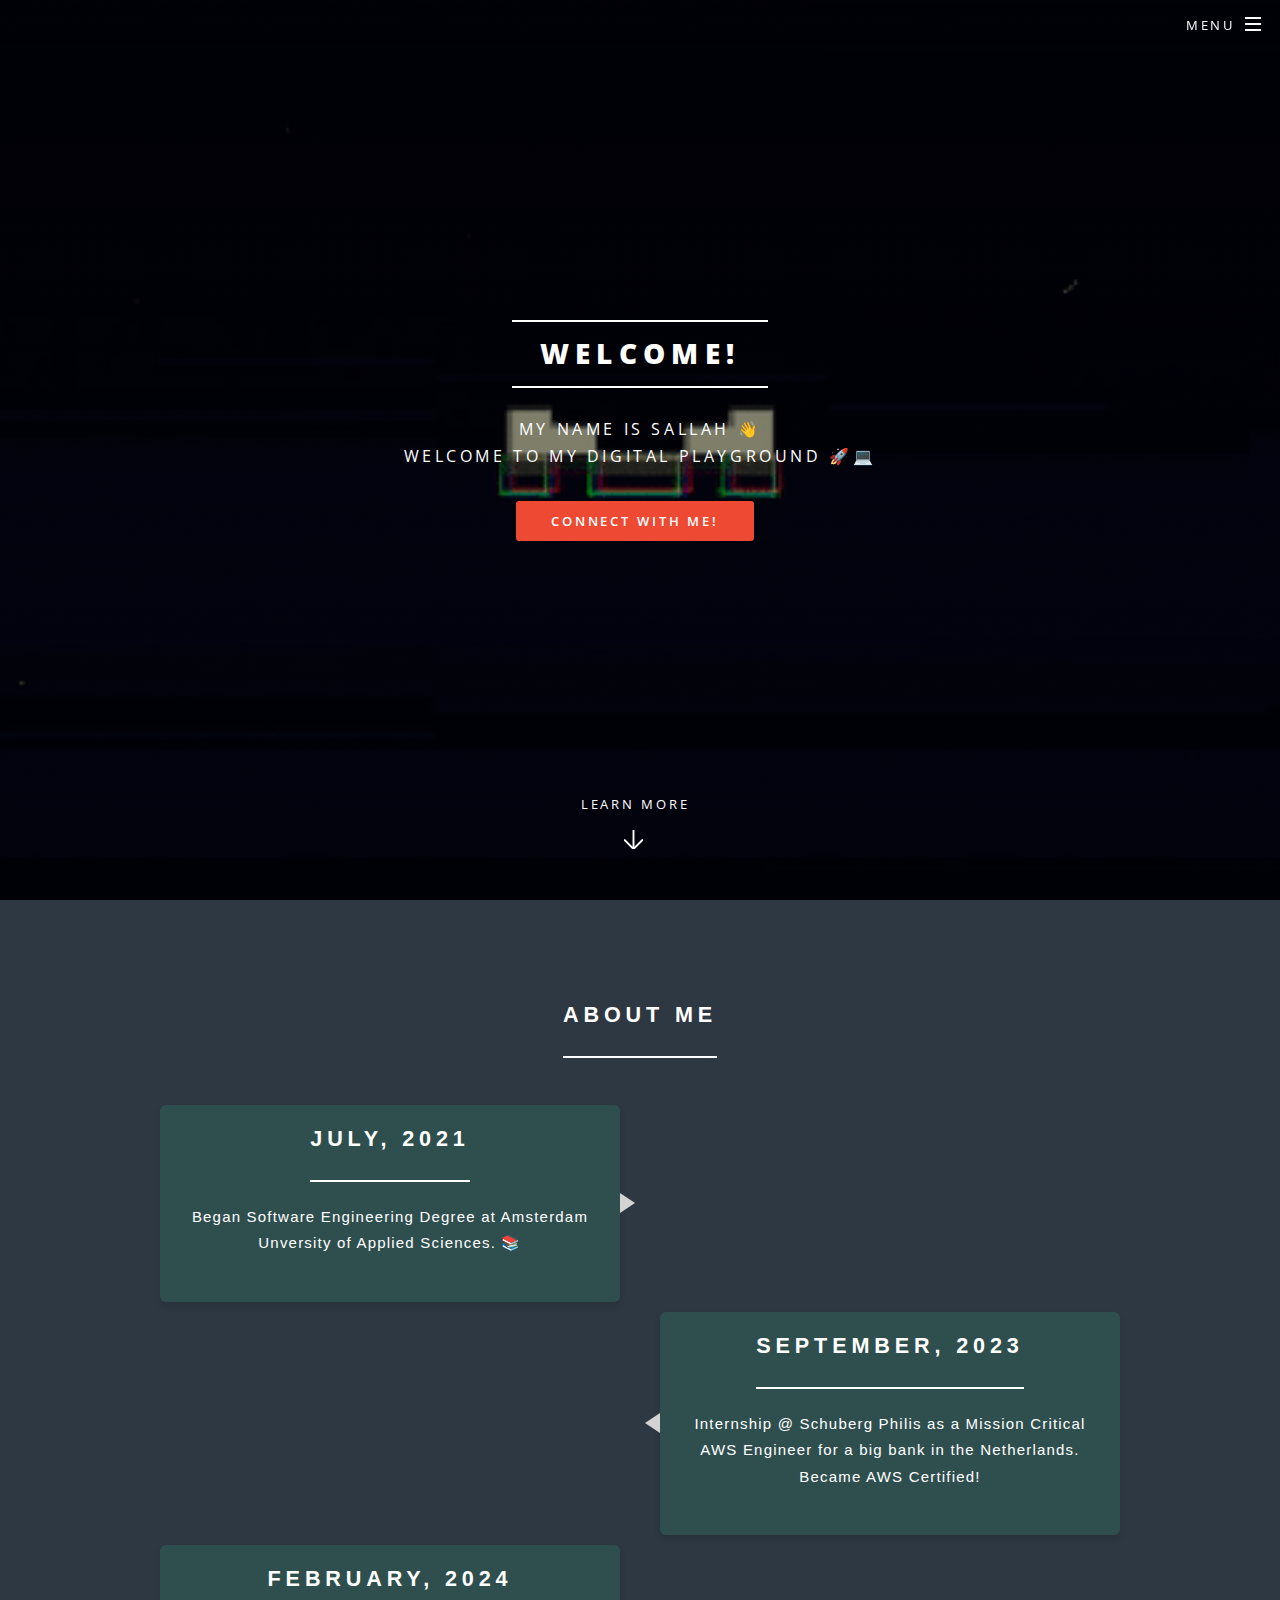
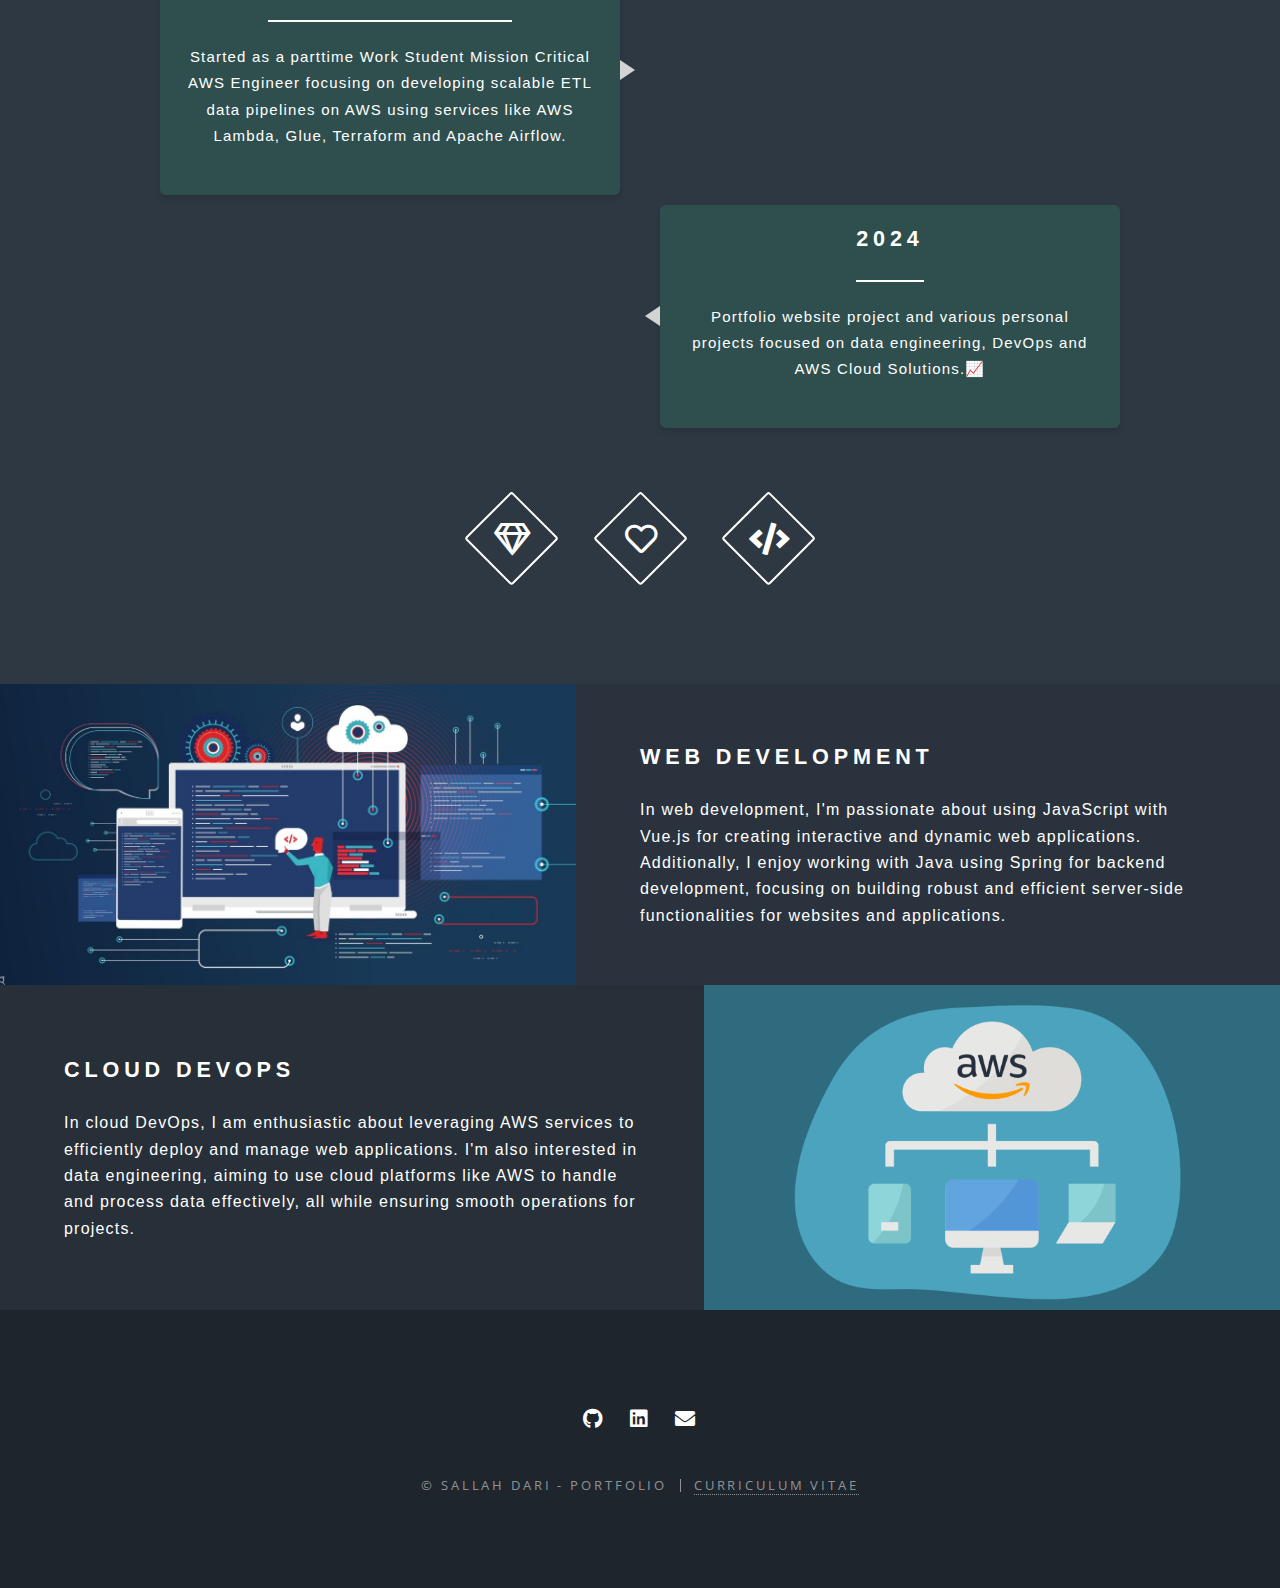
<file: index.html>
<!DOCTYPE HTML>
<html>
	<head>
		<title>Sallah Dari - Portfolio</title>
		<meta charset="utf-8" />
		<meta name="viewport" content="width=device-width, initial-scale=1, user-scalable=no" />
		<link rel="stylesheet" href="assets/css/main.css" />
		<link rel="stylesheet" href="assets/css/custom.css" />
		<noscript><link rel="stylesheet" href="assets/css/noscript.css" /></noscript>
	</head>
	<body class="landing is-preload">

		<!-- Page Wrapper -->
			<div id="page-wrapper">
				<!-- Header -->
					<header id="header" class="alt">
						<h1><a href="index.html">Hosted on AWS</a></h1>
						<nav id="nav">
							<ul>
								<li class="special">
									<a href="#menu" class="menuToggle"><span>Menu</span></a>
									<div id="menu">
										<ul>
											<li><a href="index.html">Home</a></li>
											<li><a href="skills.html">Skills</a></li>
											<li><a href="projects.html">Projects</a></li>
											<li><a href="contact.html">Contact Me</a></li>
										</ul>
									</div>
								</li>
							</ul>
						</nav>
					</header>

				<!-- Banner -->
					<section id="banner">
						<div class="inner">
							<h2>Welcome!</h2>
							<p>My name is Sallah &#128075;<br />
							Welcome to my digital playground 🚀💻<br />
							<ul class="actions special">
								<li><a href="https://www.linkedin.com/in/sallaheddine-dari/" target="_blank" class="button primary">Connect with me!</a></li>
							</ul>
						</div>
						<a href="#one" class="more scrolly">Learn More</a>
					</section>

				<!-- One -->
					<section id="one" class="wrapper style1 special">
						<div class="inner">
							<header class="major">
								<h2>About Me<br/></h2>
								<!-- Interactive Timeline -->
								<section class="timeline">
									<div class="container left">
										<div class="timeline-entry">
											<h2>July, 2021</h2>
											<p>Began Software Engineering Degree at Amsterdam Unversity of Applied Sciences. 📚</p>
										</div>
									</div>
									<div class="container right">
										<div class="timeline-entry">
											<h2>September, 2023</h2>
											<p>Internship @ Schuberg Philis as a Mission Critical AWS Engineer for a big bank in the Netherlands. Became AWS Certified!</p>
										</div>
									</div>
									<div class="container left">
										<div class="timeline-entry">
											<h2>February, 2024</h2>
											<p>Started as a parttime Work Student Mission Critical AWS Engineer focusing on developing scalable ETL data pipelines on AWS using services like AWS Lambda, Glue, Terraform and Apache Airflow.</p>
										</div>
									</div>
									<div class="container right">
										<div class="timeline-entry">
											<h2>2024</h2>
											<p>Portfolio website project and various personal projects focused on data engineering, DevOps and AWS Cloud Solutions.📈</p>
										</div>
									</div>
								</section>
							</header>
							<ul class="icons major">
								<li><span class="icon fa-gem major style1"><span class="label">Lorem</span></span></li>
								<li><span class="icon fa-heart major style2"><span class="label">Ipsum</span></span></li>
								<li><span class="icon solid fa-code major style3"><span class="label">Dolor</span></span></li>
							</ul>
						</div>
					</section>

				<!-- Two -->
					<section id="two" class="wrapper alt style2">
						<section class="spotlight">
							<div class="image"><img src="images/webdev.jpg" alt="" /></div><div class="content">
								<h2>Web Development</h2>
								<p style="color: white;">
									In web development, I'm passionate about using JavaScript with Vue.js for creating 
									interactive and dynamic web applications. Additionally, I enjoy working with Java 
									using Spring for backend development, focusing on building robust and efficient 
									server-side functionalities for websites and applications.
								</p>							
							</div>
						</section>
						<section class="spotlight">
							<div class="image"><img src="images/aws-cloud.png" alt="" /></div><div class="content">
								<h2>Cloud DevOps</h2>
								<p style="color: white;">
									In cloud DevOps, I am enthusiastic about leveraging AWS services to efficiently 
									deploy and manage web applications. I'm also interested in data engineering, aiming 
									to use cloud platforms like AWS to handle and process data effectively, all while 
									ensuring smooth operations for projects.
								</p>
							</div>
						</section>
					</section>

				<!-- Footer -->
					<footer id="footer">
						<ul class="icons">
							<li><a href="https://github.com/sallahda" target="_blank" class="icon brands fa-github"><span class="label">GitHub</span></a></li>
							<li><a href="https://www.linkedin.com/in/sallaheddine-dari/" target="_blank" class="icon brands fa-linkedin"><span class="label">Linkedin</span></a></li>
							<li><a href="mailto:sallahd@outlook.com" target="_blank" class="icon solid fa-envelope"><span class="label">Email</span></a></li>
						</ul>
						<ul class="copyright">
							<li>&copy; Sallah Dari - Portfolio</li><li><a href="resume.html">Curriculum Vitae</a></li>
						</ul>
					</footer>

			</div>

		<!-- Scripts -->
			<script src="assets/js/jquery.min.js"></script>
			<script src="assets/js/jquery.scrollex.min.js"></script>
			<script src="assets/js/jquery.scrolly.min.js"></script>
			<script src="assets/js/browser.min.js"></script>
			<script src="assets/js/breakpoints.min.js"></script>
			<script src="assets/js/util.js"></script>
			<script src="assets/js/main.js"></script>
	</body>
</html>
</file>
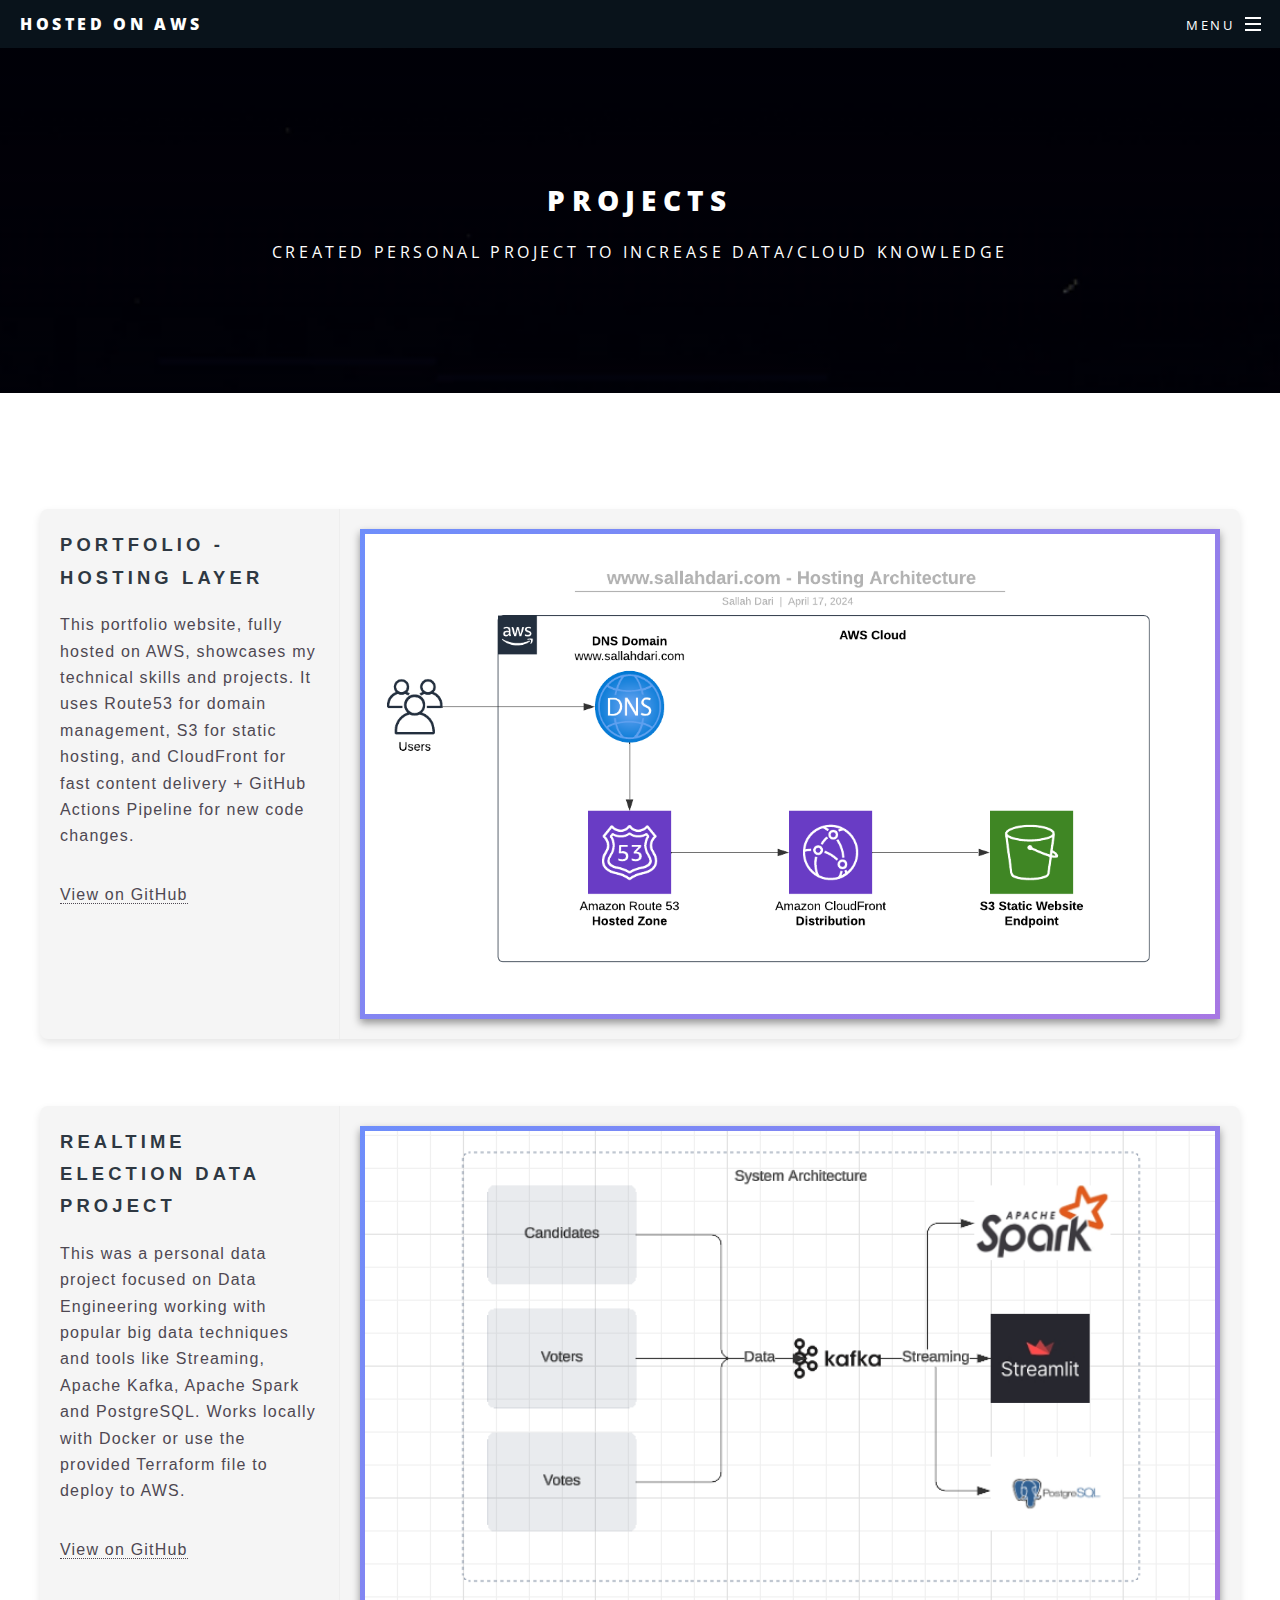
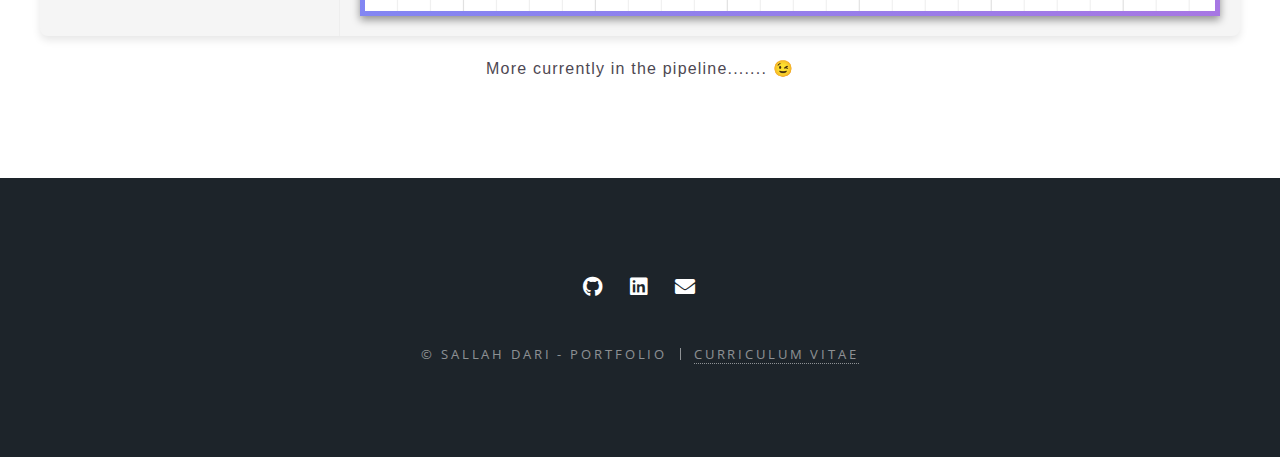
<file: projects.html>
<!DOCTYPE HTML>
<!--
	Spectral by HTML5 UP
	html5up.net | @ajlkn
	Free for personal and commercial use under the CCA 3.0 license (html5up.net/license)
-->
<html>
	<head>
		<title>Sallah Dari - Portfolio</title>
		<meta charset="utf-8" />
		<meta name="viewport" content="width=device-width, initial-scale=1, user-scalable=no" />
		<link rel="stylesheet" href="assets/css/main.css" />
		<link rel="stylesheet" href="assets/css/custom.css" />
		<noscript><link rel="stylesheet" href="assets/css/noscript.css" /></noscript>
	</head>
	<body class="is-preload">

		<!-- Page Wrapper -->
			<div id="page-wrapper">

				<!-- Header -->
				<header id="header">
					<h1><a href="index.html">Hosted on AWS</a></h1>
					<nav id="nav">
						<ul>
							<li class="special">
								<a href="#menu" class="menuToggle"><span>Menu</span></a>
								<div id="menu">
									<ul>
										<li><a href="index.html">Home</a></li>
										<li><a href="skills.html">Skills</a></li>
										<li><a href="projects.html">Projects</a></li>
										<li><a href="contact.html">Contact Me</a></li>
									</ul>
								</div>
							</li>
						</ul>
					</nav>
				</header>

				<!-- Main -->
					<article id="main">
						<header>
							<h2>Projects</h2>
							<p>Created personal project to increase data/cloud knowledge</p>
						</header>
						<section class="wrapper style5">
							<div class="project-card">
								<div class="project-sidebar">
									<h3>Portfolio - Hosting Layer</h3>
									<p>This portfolio website, fully hosted on AWS, showcases my technical skills and projects. It uses Route53 for domain management, S3 for static hosting, and CloudFront for fast content delivery + GitHub Actions Pipeline for new code changes.</p>
									<p><a href="https://github.com/sallahda/sallahdari-portfolio-website" target="_blank">View on GitHub</a></p>
								</div>
								<div class="project-main">
									<div class="image-wrapper" id="slider1">
										<img src="./images/projects/portfolio_website/hosting_diagram.png" alt="Hosting Diagram"/>
										<img src="./images/projects/portfolio_website/portfolio_index.jpg" alt="Index page"/>
										<img src="./images/projects/portfolio_website/portfolio_skills.jpg" alt="Skills page"/>
									</div>
									<div class="slider-control left" onclick="moveSlide(-1, 'slider1')">&#10094;</div>
									<div class="slider-control right" onclick="moveSlide(1, 'slider1')">&#10095;</div>
								</div>
							</div>
							<br>
							<div class="project-card">
								<div class="project-sidebar">
									<h3>Realtime Election Data Project</h3>
									<p>This was a personal data project focused on Data Engineering working with popular big data techniques and tools like Streaming, Apache Kafka, Apache Spark and PostgreSQL. Works locally with Docker or use the provided Terraform file to deploy to AWS.</p>
									<p><a href="https://github.com/sallahda/realtime-election-data-project" target="_blank">View on GitHub</a></p>
								</div>
								<div class="project-main">
									<div class="image-wrapper" id="slider2">
										<!-- <img src="./images/projects/realtime_election_project/streamlit_dashboard.png" alt="Streamlit Dashboard"/> -->
										<img src="./images/projects/realtime_election_project/system-architecture2.png" alt="System Architecture Diagram"/>
										<img src="./images/projects/realtime_election_project/system-architecture.png" alt="System Architecture Diagram"/>
										<img src="./images/projects/realtime_election_project/cloud_architecture.png" alt="Cloud Architecture Diagram"/>
									</div>
									<div class="slider-control left" onclick="moveSlide(-1, 'slider2')">&#10094;</div>
									<div class="slider-control right" onclick="moveSlide(1, 'slider2')">&#10095;</div>
								</div>
							</div>
							
							
							<p style="text-align: center;">More currently in the pipeline....... &#128521;</p>
										
						</section>

					</article>

				<!-- Footer -->
				<footer id="footer">
					<ul class="icons">
						<li><a href="https://github.com/sallahda" target="_blank" class="icon brands fa-github"><span class="label">GitHub</span></a></li>
						<li><a href="https://www.linkedin.com/in/sallaheddine-dari/" target="_blank" class="icon brands fa-linkedin"><span class="label">Linkedin</span></a></li>
						<li><a href="mailto:sallahd@outlook.com" target="_blank" class="icon solid fa-envelope"><span class="label">Email</span></a></li>
					</ul>
					<ul class="copyright">
						<li>&copy; Sallah Dari - Portfolio</li><li><a href="resume.html">Curriculum Vitae</a></li>
					</ul>
				</footer>

			</div>

		<!-- Scripts -->
			<script src="assets/js/jquery.min.js"></script>
			<script src="assets/js/jquery.scrollex.min.js"></script>
			<script src="assets/js/jquery.scrolly.min.js"></script>
			<script src="assets/js/browser.min.js"></script>
			<script src="assets/js/breakpoints.min.js"></script>
			<script src="assets/js/util.js"></script>
			<script src="assets/js/main.js"></script>
			<script src="assets/js/projects.js"></script>
	</body>
</html>
</file>
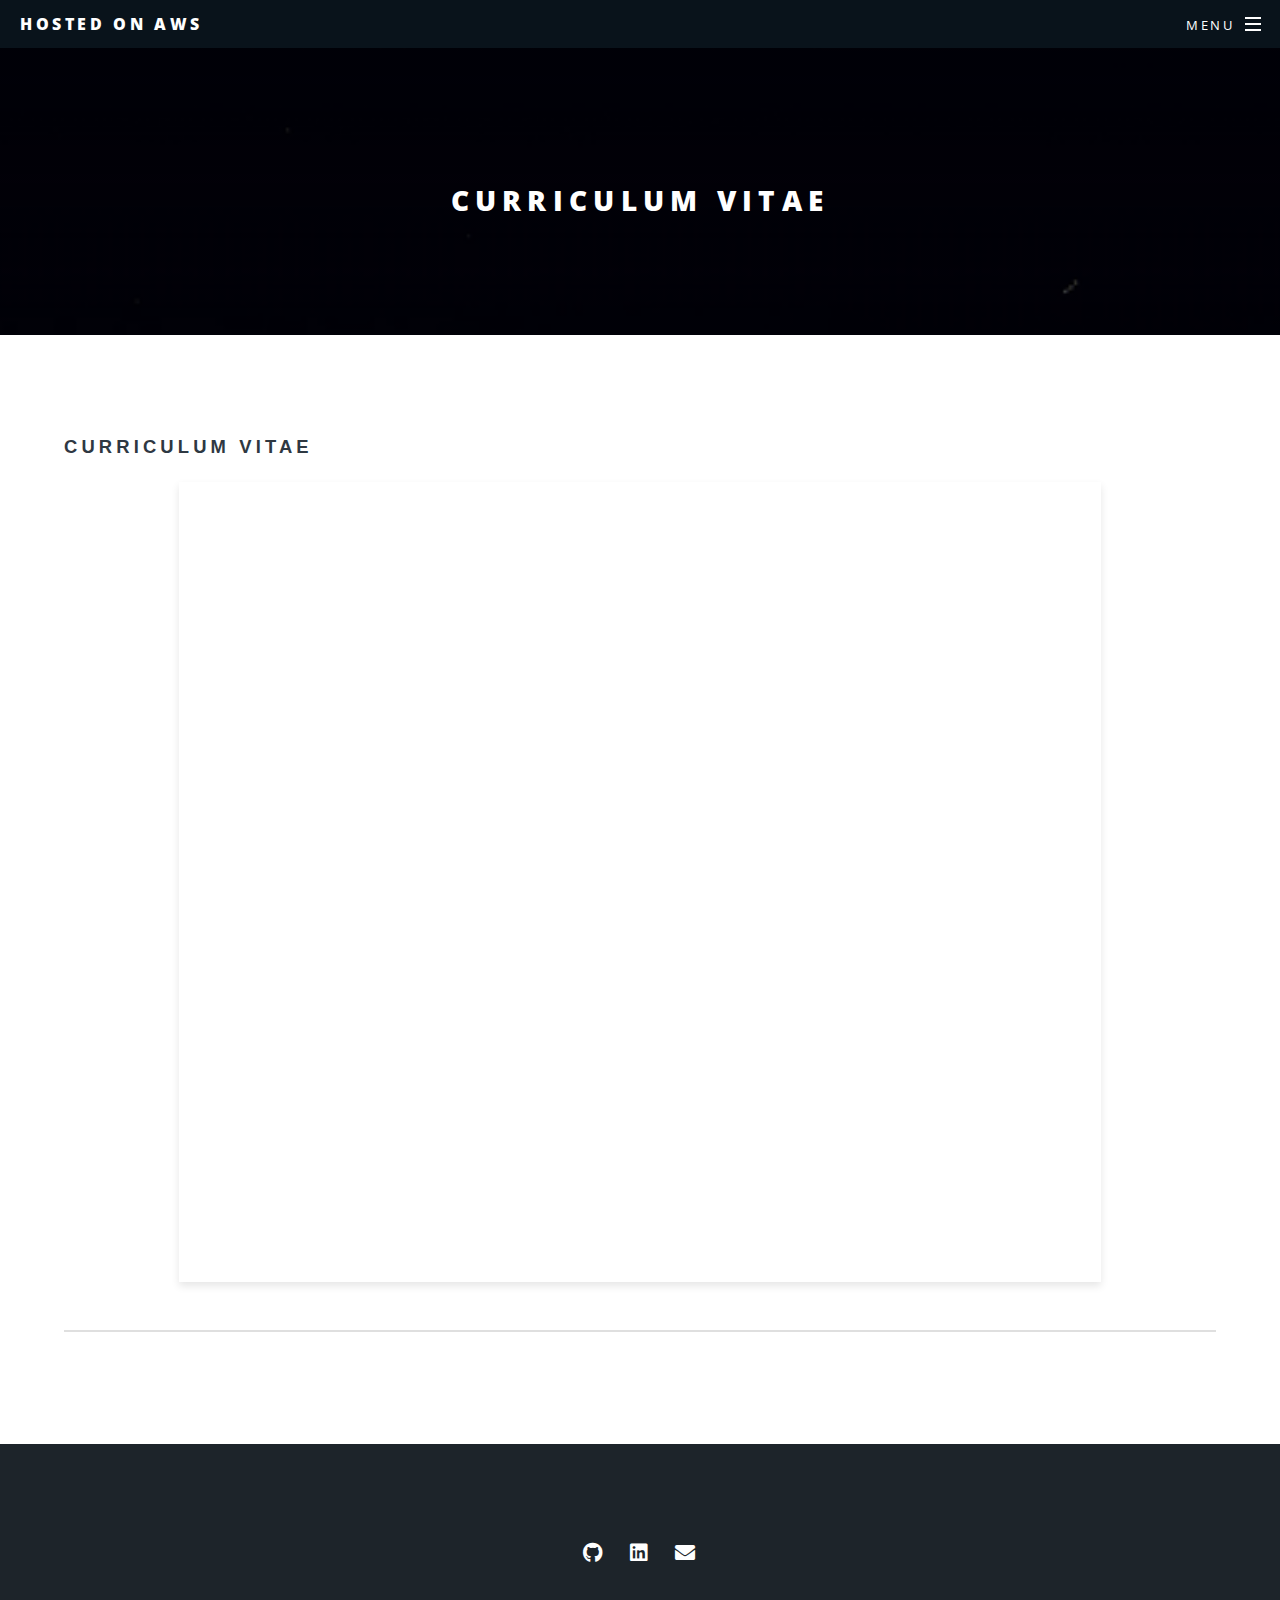
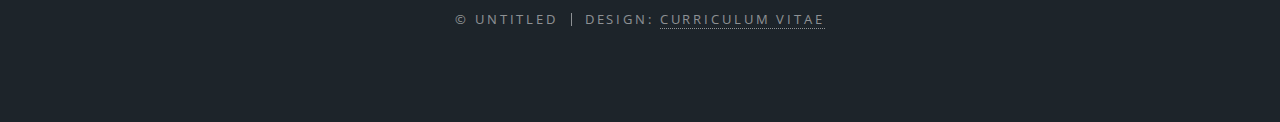
<file: resume.html>
<!DOCTYPE HTML>
<html>
	<head>
		<title>Sallah Dari - Portfolio</title>
		<meta charset="utf-8" />
		<meta name="viewport" content="width=device-width, initial-scale=1, user-scalable=no" />
		<link rel="stylesheet" href="assets/css/main.css" />
		<link rel="stylesheet" href="assets/css/custom.css" />
		<noscript><link rel="stylesheet" href="assets/css/noscript.css" /></noscript>
	</head>
	<body class="is-preload">

		<!-- Page Wrapper -->
			<div id="page-wrapper">

				<!-- Header -->
				<header id="header">
					<h1><a href="index.html">Hosted on AWS</a></h1>
					<nav id="nav">
						<ul>
							<li class="special">
								<a href="#menu" class="menuToggle"><span>Menu</span></a>
								<div id="menu">
									<ul>
										<li><a href="index.html">Home</a></li>
										<li><a href="skills.html">Skills</a></li>
										<li><a href="projects.html">Projects</a></li>
										<li><a href="contact.html">Contact Me</a></li>
									</ul>
								</div>
							</li>
						</ul>
					</nav>
				</header>

				<!-- Main -->
					<article id="main">
						<header>
							<h2>Curriculum Vitae</h2>
						</header>
						<section class="wrapper style5">
							<div class="inner">
					
								<h3>Curriculum Vitae</h3>
								<div style="display: flex; justify-content: center; align-items: center;">
									<iframe src="Curriculum Vitae - Sallah Dari.pdf" style="width: 80%; height: 800px; border: none;"></iframe>
								</div>
								<hr />
							</div>
						</section>
					</article>

				<!-- Footer -->
				<footer id="footer">
					<ul class="icons">
						<li><a href="https://github.com/sallahda" target="_blank" class="icon brands fa-github"><span class="label">GitHub</span></a></li>
						<li><a href="https://www.linkedin.com/in/sallaheddine-dari/" target="_blank" class="icon brands fa-linkedin"><span class="label">Linkedin</span></a></li>
						<li><a href="mailto:sallahd@outlook.com" target="_blank" class="icon solid fa-envelope"><span class="label">Email</span></a></li>
					</ul>
					<ul class="copyright">
						<li>&copy; Untitled</li><li>Design: <a href="resume.html">Curriculum Vitae</a></li>
					</ul>
				</footer>

			</div>

		<!-- Scripts -->
			<script src="assets/js/jquery.min.js"></script>
			<script src="assets/js/jquery.scrollex.min.js"></script>
			<script src="assets/js/jquery.scrolly.min.js"></script>
			<script src="assets/js/browser.min.js"></script>
			<script src="assets/js/breakpoints.min.js"></script>
			<script src="assets/js/util.js"></script>
			<script src="assets/js/main.js"></script>

	</body>
</html>
</file>
<file: assets/css/custom.css>
.about-me-p {
    font-family: Arial, sans-serif; 
    font-style: italic;
    font-weight: bold;
    display: inline-block;
}

.tree-diagram {
    list-style-type: none;
    padding: 0;
  }
  
.tree-diagram li {
    display: inline-block;
}
  
.tree-diagram ul {
    margin-left: 20px;
}

.inner-header {
    font-family: monospace;
    margin: 0;
}

.header-div {
    border: 2px solid beige; 
    border-radius: 6px; 
    display: inline-block; 
}

.skill-list {
    list-style: none;
    padding-left: 0;
}
.skill-list li {
    margin-bottom: 10px; 
}
.skill-list .icon {
    margin-right: 5px; 
}
.aws-certification {
    margin-left: 20px; 
}

/* Project page */ 
.project-card {
    display: flex;
    flex-wrap: wrap;
    background: #f5f5f5; 
    box-shadow: 0 4px 8px rgba(0,0,0,0.1);
    border-radius: 8px;
    overflow: hidden;
    max-width: 1200px; 
    margin: 20px auto; 
}

.project-sidebar {
    flex: 1;
    padding: 20px;
    border-right: 1px solid #eee;
    max-width: 300px;
}

.project-main {
    flex: 2;
    position: relative;
    padding: 20px;
    max-width: 900px;
}

.image-wrapper {
    width: 100%;
    padding: 5px; 
    background: linear-gradient(135deg, #6e8efb, #a777e3);
    box-shadow: 0 4px 8px rgba(0,0,0,0.4); 
}

.image-wrapper img {
    width: 100%;
    height: 480px;
    display: block;
    object-fit: cover;
}

/* Slider Controls */
.slider-control {
    position: absolute;
    top: 39%;
    transform: translateY(-50%);
    cursor: pointer;
    font-size: 24px;
    color: #333;
    z-index: 10;
    width: 40px;
    height: 40px;
    background-color: white;
    border-radius: 50%;
    display: flex; 
    opacity: 0; 
    transition: opacity 0.4s ease; 
    align-items: center;
    justify-content: center;
    box-shadow: 0 2px 5px rgba(0,0,0,0.3);
}

.project-main:hover .slider-control {
    opacity: 1;
}

.slider-control.left {
    left: 10px;
}

.slider-control.right {
    right: 10px;
}

.slider-control:hover {
    background-color: #e8e8e8;
}

@media (max-width: 768px) {
    .project-card {
        flex-direction: column;
    }

    .project-sidebar {
        border-right: none;
        border-bottom: 1px solid #eee;
    }

    .project-main {
        max-width: none;
    }

    .slider-control {
        font-size: 18px;
        width: 30px;
        height: 30px;
    }
}
/* Contact Form */
.wrapper {
    background: #fff; 
    color: #333; 
    font-family: Arial, sans-serif;
}

input[type="text"],
input[type="email"],
textarea {
    width: 100%;
    padding: 8px;
    margin: 6px 0;
    display: inline-block;
    border: 1px solid #ccc;
    border-radius: 4px;
    box-sizing: border-box; 
}

input[type="submit"],
input[type="reset"] {
    background-color: darkslategray; 
    color: white;
    margin: 8px 0;
    border: none;
    border-radius: 4px;
    cursor: pointer;
}

input[type="submit"]:hover {
    background-color: #45a049; 
}

.field {
    margin-bottom: 10px;
}

.field label {
    display: block;
    margin-bottom: 5px;
    font-weight: bold;
}

.actions {
    list-style: none;
    padding: 0;
}

.actions li {
    display: inline-block;
    margin-right: 10px;
}

/* Timeline CSS */
.timeline {
    position: relative;
    max-width: 1000px; 
    margin: 20px auto; 
}


.container {
    padding: 5px 20px; 
    position: relative;
    width: 50%;
    left: 0;
}


.timeline-entry {
    padding: 15px 20px; 
    background-color: darkslategray;
    position: relative;
    border-radius: 6px;
    box-shadow: 0 4px 6px rgba(0,0,0,0.1);
}


.container.left {
    left: 0;
}

.container.right {
    left: 50%;
}


.container.left .timeline-entry::after {
    content: "";
    height: 0;
    width: 0;
    position: absolute;
    top: 50%;
    right: -15px;
    transform: translateY(-50%);
    border-style: solid;
    border-width: 10px 0 10px 15px; 
    border-color: transparent transparent transparent lightgrey;
}

.container.right .timeline-entry::after {
    content: "";
    height: 0;
    width: 0;
    position: absolute;
    top: 50%;
    left: -15px;
    transform: translateY(-50%);
    border-style: solid;
    border-width: 10px 15px 10px 0;
    border-color: transparent lightgrey transparent transparent;
}


@media (max-width: 600px) {
    .container {
        width: 100%;
        left: 0;
        padding: 5px 10px;
    }

    .container.right {
        left: 0;
    }

    .container.right .timeline-entry::after, .container.left .timeline-entry::after {
        
        display: none;
    }

    .container.right .timeline-entry, .container.left .timeline-entry {
        border-radius: 6px;
    }
}

.wrapper .inner iframe {
    width: 80%; 
    height: 600px;
    border: none; 
    box-shadow: 0 4px 8px rgba(0, 0, 0, 0.1); 
}

@media screen and (max-width: 768px) {
    .wrapper .inner iframe {
        width: 95%; 
        height: 400px; 
    }
}
</file>
<file: assets/css/noscript.css>
/*
	Spectral by HTML5 UP
	html5up.net | @ajlkn
	Free for personal and commercial use under the CCA 3.0 license (html5up.net/license)
*/

/* Banner */

	body.is-preload #banner h2 {
		-moz-transform: none;
		-webkit-transform: none;
		-ms-transform: none;
		transform: none;
		opacity: 1;
	}

		body.is-preload #banner h2:before, body.is-preload #banner h2:after {
			width: 100%;
		}

	body.is-preload #banner .more {
		-moz-transform: none;
		-webkit-transform: none;
		-ms-transform: none;
		transform: none;
		opacity: 1;
	}

	body.is-preload #banner:after {
		opacity: 0;
	}
</file>
<file: assets/css/main.css>
@import url(fontawesome-all.min.css);
@import url("https://fonts.googleapis.com/css?family=Open+Sans:400,400italic,600,600italic,800,800italic");

/*
	Spectral by HTML5 UP
	html5up.net | @ajlkn
	Free for personal and commercial use under the CCA 3.0 license (html5up.net/license)
*/

html, body, div, span, applet, object,
iframe, h1, h2, h3, h4, h5, h6, p, blockquote,
pre, a, abbr, acronym, address, big, cite,
code, del, dfn, em, img, ins, kbd, q, s, samp,
small, strike, strong, sub, sup, tt, var, b,
u, i, center, dl, dt, dd, ol, ul, li, fieldset,
form, label, legend, table, caption, tbody,
tfoot, thead, tr, th, td, article, aside,
canvas, details, embed, figure, figcaption,
footer, header, hgroup, menu, nav, output, ruby,
section, summary, time, mark, audio, video {
	margin: 0;
	padding: 0;
	border: 0;
	font-size: 100%;
	font: inherit;
	vertical-align: baseline;}

article, aside, details, figcaption, figure,
footer, header, hgroup, menu, nav, section {
	display: block;}

body {
	line-height: 1;
}

ol, ul {
	list-style: none;
}

blockquote, q {
	quotes: none;
}

	blockquote:before, blockquote:after, q:before, q:after {
		content: '';
		content: none;
	}

table {
	border-collapse: collapse;
	border-spacing: 0;
}

body {
	-webkit-text-size-adjust: none;
}

mark {
	background-color: transparent;
	color: inherit;
}

input::-moz-focus-inner {
	border: 0;
	padding: 0;
}

input, select, textarea {
	-moz-appearance: none;
	-webkit-appearance: none;
	-ms-appearance: none;
	appearance: none;
}

/* Basic */

	@-ms-viewport {
		width: device-width;
	}

	html {
		box-sizing: border-box;
	}

	*, *:before, *:after {
		box-sizing: inherit;
	}

	body {
		background: #2e3842;
	}

		body.is-preload *, body.is-preload *:before, body.is-preload *:after {
			-moz-animation: none !important;
			-webkit-animation: none !important;
			-ms-animation: none !important;
			animation: none !important;
			-moz-transition: none !important;
			-webkit-transition: none !important;
			-ms-transition: none !important;
			transition: none !important;
		}

	body, input, select, textarea {
		color: #fff;
		font-family: "Open Sans", Helvetica, sans-serif;
		font-size: 15pt;
		font-weight: 400;
		letter-spacing: 0.075em;
		line-height: 1.65em;
	}

		@media screen and (max-width: 1680px) {

			body, input, select, textarea {
				font-size: 13pt;
			}

		}

		@media screen and (max-width: 1280px) {

			body, input, select, textarea {
				font-size: 12pt;
			}

		}

		@media screen and (max-width: 736px) {

			body, input, select, textarea {
				font-size: 11pt;
				letter-spacing: 0.0375em;
			}

		}

	a {
		-moz-transition: color 0.2s ease, border-bottom-color 0.2s ease;
		-webkit-transition: color 0.2s ease, border-bottom-color 0.2s ease;
		-ms-transition: color 0.2s ease, border-bottom-color 0.2s ease;
		transition: color 0.2s ease, border-bottom-color 0.2s ease;
		border-bottom: dotted 1px;
		color: inherit;
		text-decoration: none;
	}

		a:hover {
			border-bottom-color: transparent;
		}

	strong, b {
		color: #fff;
		font-weight: 600;
	}

	em, i {
		font-style: italic;
	}

	p {
		margin: 0 0 2em 0;
	}

	h1, h2, h3, h4, h5, h6 {
		color: #fff;
		font-weight: 800;
		letter-spacing: 0.225em;
		line-height: 1em;
		margin: 0 0 1em 0;
		text-transform: uppercase;
	}

		h1 a, h2 a, h3 a, h4 a, h5 a, h6 a {
			color: inherit;
			text-decoration: none;
		}

	h2 {
		font-size: 1.35em;
		line-height: 1.75em;
	}

		@media screen and (max-width: 736px) {

			h2 {
				font-size: 1.1em;
				line-height: 1.65em;
			}

		}

	h3 {
		font-size: 1.15em;
		line-height: 1.75em;
	}

		@media screen and (max-width: 736px) {

			h3 {
				font-size: 1em;
				line-height: 1.65em;
			}

		}

	h4 {
		font-size: 1em;
		line-height: 1.5em;
	}

	h5 {
		font-size: 0.8em;
		line-height: 1.5em;
	}

	h6 {
		font-size: 0.7em;
		line-height: 1.5em;
	}

	sub {
		font-size: 0.8em;
		position: relative;
		top: 0.5em;
	}

	sup {
		font-size: 0.8em;
		position: relative;
		top: -0.5em;
	}

	hr {
		border: 0;
		border-bottom: solid 2px #fff;
		margin: 3em 0;
	}

		hr.major {
			margin: 4.5em 0;
		}

	blockquote {
		border-left: solid 4px #fff;
		font-style: italic;
		margin: 0 0 2em 0;
		padding: 0.5em 0 0.5em 2em;
	}

	code {
		background: rgba(144, 144, 144, 0.25);
		border-radius: 3px;
		font-family: "Courier New", monospace;
		font-size: 0.9em;
		letter-spacing: 0;
		margin: 0 0.25em;
		padding: 0.25em 0.65em;
	}

	pre {
		-webkit-overflow-scrolling: touch;
		font-family: "Courier New", monospace;
		font-size: 0.9em;
		margin: 0 0 2em 0;
	}

		pre code {
			display: block;
			line-height: 1.75em;
			padding: 1em 1.5em;
			overflow-x: auto;
		}

	.align-left {
		text-align: left;
	}

	.align-center {
		text-align: center;
	}

	.align-right {
		text-align: right;
	}

/* Row */

	.row {
		display: flex;
		flex-wrap: wrap;
		box-sizing: border-box;
		align-items: stretch;
	}

		.row > * {
			box-sizing: border-box;
		}

		.row.gtr-uniform > * > :last-child {
			margin-bottom: 0;
		}

		.row.aln-left {
			justify-content: flex-start;
		}

		.row.aln-center {
			justify-content: center;
		}

		.row.aln-right {
			justify-content: flex-end;
		}

		.row.aln-top {
			align-items: flex-start;
		}

		.row.aln-middle {
			align-items: center;
		}

		.row.aln-bottom {
			align-items: flex-end;
		}

		.row > .imp {
			order: -1;
		}

		.row > .col-1 {
			width: 8.33333%;
		}

		.row > .off-1 {
			margin-left: 8.33333%;
		}

		.row > .col-2 {
			width: 16.66667%;
		}

		.row > .off-2 {
			margin-left: 16.66667%;
		}

		.row > .col-3 {
			width: 25%;
		}

		.row > .off-3 {
			margin-left: 25%;
		}

		.row > .col-4 {
			width: 33.33333%;
		}

		.row > .off-4 {
			margin-left: 33.33333%;
		}

		.row > .col-5 {
			width: 41.66667%;
		}

		.row > .off-5 {
			margin-left: 41.66667%;
		}

		.row > .col-6 {
			width: 50%;
		}

		.row > .off-6 {
			margin-left: 50%;
		}

		.row > .col-7 {
			width: 58.33333%;
		}

		.row > .off-7 {
			margin-left: 58.33333%;
		}

		.row > .col-8 {
			width: 66.66667%;
		}

		.row > .off-8 {
			margin-left: 66.66667%;
		}

		.row > .col-9 {
			width: 75%;
		}

		.row > .off-9 {
			margin-left: 75%;
		}

		.row > .col-10 {
			width: 83.33333%;
		}

		.row > .off-10 {
			margin-left: 83.33333%;
		}

		.row > .col-11 {
			width: 91.66667%;
		}

		.row > .off-11 {
			margin-left: 91.66667%;
		}

		.row > .col-12 {
			width: 100%;
		}

		.row > .off-12 {
			margin-left: 100%;
		}

		.row.gtr-0 {
			margin-top: 0;
			margin-left: 0em;
		}

			.row.gtr-0 > * {
				padding: 0 0 0 0em;
			}

			.row.gtr-0.gtr-uniform {
				margin-top: 0em;
			}

				.row.gtr-0.gtr-uniform > * {
					padding-top: 0em;
				}

		.row.gtr-25 {
			margin-top: 0;
			margin-left: -0.375em;
		}

			.row.gtr-25 > * {
				padding: 0 0 0 0.375em;
			}

			.row.gtr-25.gtr-uniform {
				margin-top: -0.375em;
			}

				.row.gtr-25.gtr-uniform > * {
					padding-top: 0.375em;
				}

		.row.gtr-50 {
			margin-top: 0;
			margin-left: -0.75em;
		}

			.row.gtr-50 > * {
				padding: 0 0 0 0.75em;
			}

			.row.gtr-50.gtr-uniform {
				margin-top: -0.75em;
			}

				.row.gtr-50.gtr-uniform > * {
					padding-top: 0.75em;
				}

		.row {
			margin-top: 0;
			margin-left: -1.5em;
		}

			.row > * {
				padding: 0 0 0 1.5em;
			}

			.row.gtr-uniform {
				margin-top: -1.5em;
			}

				.row.gtr-uniform > * {
					padding-top: 1.5em;
				}

		.row.gtr-150 {
			margin-top: 0;
			margin-left: -2.25em;
		}

			.row.gtr-150 > * {
				padding: 0 0 0 2.25em;
			}

			.row.gtr-150.gtr-uniform {
				margin-top: -2.25em;
			}

				.row.gtr-150.gtr-uniform > * {
					padding-top: 2.25em;
				}

		.row.gtr-200 {
			margin-top: 0;
			margin-left: -3em;
		}

			.row.gtr-200 > * {
				padding: 0 0 0 3em;
			}

			.row.gtr-200.gtr-uniform {
				margin-top: -3em;
			}

				.row.gtr-200.gtr-uniform > * {
					padding-top: 3em;
				}

		@media screen and (max-width: 1680px) {

			.row {
				display: flex;
				flex-wrap: wrap;
				box-sizing: border-box;
				align-items: stretch;
			}

				.row > * {
					box-sizing: border-box;
				}

				.row.gtr-uniform > * > :last-child {
					margin-bottom: 0;
				}

				.row.aln-left {
					justify-content: flex-start;
				}

				.row.aln-center {
					justify-content: center;
				}

				.row.aln-right {
					justify-content: flex-end;
				}

				.row.aln-top {
					align-items: flex-start;
				}

				.row.aln-middle {
					align-items: center;
				}

				.row.aln-bottom {
					align-items: flex-end;
				}

				.row > .imp-xlarge {
					order: -1;
				}

				.row > .col-1-xlarge {
					width: 8.33333%;
				}

				.row > .off-1-xlarge {
					margin-left: 8.33333%;
				}

				.row > .col-2-xlarge {
					width: 16.66667%;
				}

				.row > .off-2-xlarge {
					margin-left: 16.66667%;
				}

				.row > .col-3-xlarge {
					width: 25%;
				}

				.row > .off-3-xlarge {
					margin-left: 25%;
				}

				.row > .col-4-xlarge {
					width: 33.33333%;
				}

				.row > .off-4-xlarge {
					margin-left: 33.33333%;
				}

				.row > .col-5-xlarge {
					width: 41.66667%;
				}

				.row > .off-5-xlarge {
					margin-left: 41.66667%;
				}

				.row > .col-6-xlarge {
					width: 50%;
				}

				.row > .off-6-xlarge {
					margin-left: 50%;
				}

				.row > .col-7-xlarge {
					width: 58.33333%;
				}

				.row > .off-7-xlarge {
					margin-left: 58.33333%;
				}

				.row > .col-8-xlarge {
					width: 66.66667%;
				}

				.row > .off-8-xlarge {
					margin-left: 66.66667%;
				}

				.row > .col-9-xlarge {
					width: 75%;
				}

				.row > .off-9-xlarge {
					margin-left: 75%;
				}

				.row > .col-10-xlarge {
					width: 83.33333%;
				}

				.row > .off-10-xlarge {
					margin-left: 83.33333%;
				}

				.row > .col-11-xlarge {
					width: 91.66667%;
				}

				.row > .off-11-xlarge {
					margin-left: 91.66667%;
				}

				.row > .col-12-xlarge {
					width: 100%;
				}

				.row > .off-12-xlarge {
					margin-left: 100%;
				}

				.row.gtr-0 {
					margin-top: 0;
					margin-left: 0em;
				}

					.row.gtr-0 > * {
						padding: 0 0 0 0em;
					}

					.row.gtr-0.gtr-uniform {
						margin-top: 0em;
					}

						.row.gtr-0.gtr-uniform > * {
							padding-top: 0em;
						}

				.row.gtr-25 {
					margin-top: 0;
					margin-left: -0.375em;
				}

					.row.gtr-25 > * {
						padding: 0 0 0 0.375em;
					}

					.row.gtr-25.gtr-uniform {
						margin-top: -0.375em;
					}

						.row.gtr-25.gtr-uniform > * {
							padding-top: 0.375em;
						}

				.row.gtr-50 {
					margin-top: 0;
					margin-left: -0.75em;
				}

					.row.gtr-50 > * {
						padding: 0 0 0 0.75em;
					}

					.row.gtr-50.gtr-uniform {
						margin-top: -0.75em;
					}

						.row.gtr-50.gtr-uniform > * {
							padding-top: 0.75em;
						}

				.row {
					margin-top: 0;
					margin-left: -1.5em;
				}

					.row > * {
						padding: 0 0 0 1.5em;
					}

					.row.gtr-uniform {
						margin-top: -1.5em;
					}

						.row.gtr-uniform > * {
							padding-top: 1.5em;
						}

				.row.gtr-150 {
					margin-top: 0;
					margin-left: -2.25em;
				}

					.row.gtr-150 > * {
						padding: 0 0 0 2.25em;
					}

					.row.gtr-150.gtr-uniform {
						margin-top: -2.25em;
					}

						.row.gtr-150.gtr-uniform > * {
							padding-top: 2.25em;
						}

				.row.gtr-200 {
					margin-top: 0;
					margin-left: -3em;
				}

					.row.gtr-200 > * {
						padding: 0 0 0 3em;
					}

					.row.gtr-200.gtr-uniform {
						margin-top: -3em;
					}

						.row.gtr-200.gtr-uniform > * {
							padding-top: 3em;
						}

		}

		@media screen and (max-width: 1280px) {

			.row {
				display: flex;
				flex-wrap: wrap;
				box-sizing: border-box;
				align-items: stretch;
			}

				.row > * {
					box-sizing: border-box;
				}

				.row.gtr-uniform > * > :last-child {
					margin-bottom: 0;
				}

				.row.aln-left {
					justify-content: flex-start;
				}

				.row.aln-center {
					justify-content: center;
				}

				.row.aln-right {
					justify-content: flex-end;
				}

				.row.aln-top {
					align-items: flex-start;
				}

				.row.aln-middle {
					align-items: center;
				}

				.row.aln-bottom {
					align-items: flex-end;
				}

				.row > .imp-large {
					order: -1;
				}

				.row > .col-1-large {
					width: 8.33333%;
				}

				.row > .off-1-large {
					margin-left: 8.33333%;
				}

				.row > .col-2-large {
					width: 16.66667%;
				}

				.row > .off-2-large {
					margin-left: 16.66667%;
				}

				.row > .col-3-large {
					width: 25%;
				}

				.row > .off-3-large {
					margin-left: 25%;
				}

				.row > .col-4-large {
					width: 33.33333%;
				}

				.row > .off-4-large {
					margin-left: 33.33333%;
				}

				.row > .col-5-large {
					width: 41.66667%;
				}

				.row > .off-5-large {
					margin-left: 41.66667%;
				}

				.row > .col-6-large {
					width: 50%;
				}

				.row > .off-6-large {
					margin-left: 50%;
				}

				.row > .col-7-large {
					width: 58.33333%;
				}

				.row > .off-7-large {
					margin-left: 58.33333%;
				}

				.row > .col-8-large {
					width: 66.66667%;
				}

				.row > .off-8-large {
					margin-left: 66.66667%;
				}

				.row > .col-9-large {
					width: 75%;
				}

				.row > .off-9-large {
					margin-left: 75%;
				}

				.row > .col-10-large {
					width: 83.33333%;
				}

				.row > .off-10-large {
					margin-left: 83.33333%;
				}

				.row > .col-11-large {
					width: 91.66667%;
				}

				.row > .off-11-large {
					margin-left: 91.66667%;
				}

				.row > .col-12-large {
					width: 100%;
				}

				.row > .off-12-large {
					margin-left: 100%;
				}

				.row.gtr-0 {
					margin-top: 0;
					margin-left: 0em;
				}

					.row.gtr-0 > * {
						padding: 0 0 0 0em;
					}

					.row.gtr-0.gtr-uniform {
						margin-top: 0em;
					}

						.row.gtr-0.gtr-uniform > * {
							padding-top: 0em;
						}

				.row.gtr-25 {
					margin-top: 0;
					margin-left: -0.375em;
				}

					.row.gtr-25 > * {
						padding: 0 0 0 0.375em;
					}

					.row.gtr-25.gtr-uniform {
						margin-top: -0.375em;
					}

						.row.gtr-25.gtr-uniform > * {
							padding-top: 0.375em;
						}

				.row.gtr-50 {
					margin-top: 0;
					margin-left: -0.75em;
				}

					.row.gtr-50 > * {
						padding: 0 0 0 0.75em;
					}

					.row.gtr-50.gtr-uniform {
						margin-top: -0.75em;
					}

						.row.gtr-50.gtr-uniform > * {
							padding-top: 0.75em;
						}

				.row {
					margin-top: 0;
					margin-left: -1.5em;
				}

					.row > * {
						padding: 0 0 0 1.5em;
					}

					.row.gtr-uniform {
						margin-top: -1.5em;
					}

						.row.gtr-uniform > * {
							padding-top: 1.5em;
						}

				.row.gtr-150 {
					margin-top: 0;
					margin-left: -2.25em;
				}

					.row.gtr-150 > * {
						padding: 0 0 0 2.25em;
					}

					.row.gtr-150.gtr-uniform {
						margin-top: -2.25em;
					}

						.row.gtr-150.gtr-uniform > * {
							padding-top: 2.25em;
						}

				.row.gtr-200 {
					margin-top: 0;
					margin-left: -3em;
				}

					.row.gtr-200 > * {
						padding: 0 0 0 3em;
					}

					.row.gtr-200.gtr-uniform {
						margin-top: -3em;
					}

						.row.gtr-200.gtr-uniform > * {
							padding-top: 3em;
						}

		}

		@media screen and (max-width: 980px) {

			.row {
				display: flex;
				flex-wrap: wrap;
				box-sizing: border-box;
				align-items: stretch;
			}

				.row > * {
					box-sizing: border-box;
				}

				.row.gtr-uniform > * > :last-child {
					margin-bottom: 0;
				}

				.row.aln-left {
					justify-content: flex-start;
				}

				.row.aln-center {
					justify-content: center;
				}

				.row.aln-right {
					justify-content: flex-end;
				}

				.row.aln-top {
					align-items: flex-start;
				}

				.row.aln-middle {
					align-items: center;
				}

				.row.aln-bottom {
					align-items: flex-end;
				}

				.row > .imp-medium {
					order: -1;
				}

				.row > .col-1-medium {
					width: 8.33333%;
				}

				.row > .off-1-medium {
					margin-left: 8.33333%;
				}

				.row > .col-2-medium {
					width: 16.66667%;
				}

				.row > .off-2-medium {
					margin-left: 16.66667%;
				}

				.row > .col-3-medium {
					width: 25%;
				}

				.row > .off-3-medium {
					margin-left: 25%;
				}

				.row > .col-4-medium {
					width: 33.33333%;
				}

				.row > .off-4-medium {
					margin-left: 33.33333%;
				}

				.row > .col-5-medium {
					width: 41.66667%;
				}

				.row > .off-5-medium {
					margin-left: 41.66667%;
				}

				.row > .col-6-medium {
					width: 50%;
				}

				.row > .off-6-medium {
					margin-left: 50%;
				}

				.row > .col-7-medium {
					width: 58.33333%;
				}

				.row > .off-7-medium {
					margin-left: 58.33333%;
				}

				.row > .col-8-medium {
					width: 66.66667%;
				}

				.row > .off-8-medium {
					margin-left: 66.66667%;
				}

				.row > .col-9-medium {
					width: 75%;
				}

				.row > .off-9-medium {
					margin-left: 75%;
				}

				.row > .col-10-medium {
					width: 83.33333%;
				}

				.row > .off-10-medium {
					margin-left: 83.33333%;
				}

				.row > .col-11-medium {
					width: 91.66667%;
				}

				.row > .off-11-medium {
					margin-left: 91.66667%;
				}

				.row > .col-12-medium {
					width: 100%;
				}

				.row > .off-12-medium {
					margin-left: 100%;
				}

				.row.gtr-0 {
					margin-top: 0;
					margin-left: 0em;
				}

					.row.gtr-0 > * {
						padding: 0 0 0 0em;
					}

					.row.gtr-0.gtr-uniform {
						margin-top: 0em;
					}

						.row.gtr-0.gtr-uniform > * {
							padding-top: 0em;
						}

				.row.gtr-25 {
					margin-top: 0;
					margin-left: -0.375em;
				}

					.row.gtr-25 > * {
						padding: 0 0 0 0.375em;
					}

					.row.gtr-25.gtr-uniform {
						margin-top: -0.375em;
					}

						.row.gtr-25.gtr-uniform > * {
							padding-top: 0.375em;
						}

				.row.gtr-50 {
					margin-top: 0;
					margin-left: -0.75em;
				}

					.row.gtr-50 > * {
						padding: 0 0 0 0.75em;
					}

					.row.gtr-50.gtr-uniform {
						margin-top: -0.75em;
					}

						.row.gtr-50.gtr-uniform > * {
							padding-top: 0.75em;
						}

				.row {
					margin-top: 0;
					margin-left: -1.5em;
				}

					.row > * {
						padding: 0 0 0 1.5em;
					}

					.row.gtr-uniform {
						margin-top: -1.5em;
					}

						.row.gtr-uniform > * {
							padding-top: 1.5em;
						}

				.row.gtr-150 {
					margin-top: 0;
					margin-left: -2.25em;
				}

					.row.gtr-150 > * {
						padding: 0 0 0 2.25em;
					}

					.row.gtr-150.gtr-uniform {
						margin-top: -2.25em;
					}

						.row.gtr-150.gtr-uniform > * {
							padding-top: 2.25em;
						}

				.row.gtr-200 {
					margin-top: 0;
					margin-left: -3em;
				}

					.row.gtr-200 > * {
						padding: 0 0 0 3em;
					}

					.row.gtr-200.gtr-uniform {
						margin-top: -3em;
					}

						.row.gtr-200.gtr-uniform > * {
							padding-top: 3em;
						}

		}

		@media screen and (max-width: 736px) {

			.row {
				display: flex;
				flex-wrap: wrap;
				box-sizing: border-box;
				align-items: stretch;
			}

				.row > * {
					box-sizing: border-box;
				}

				.row.gtr-uniform > * > :last-child {
					margin-bottom: 0;
				}

				.row.aln-left {
					justify-content: flex-start;
				}

				.row.aln-center {
					justify-content: center;
				}

				.row.aln-right {
					justify-content: flex-end;
				}

				.row.aln-top {
					align-items: flex-start;
				}

				.row.aln-middle {
					align-items: center;
				}

				.row.aln-bottom {
					align-items: flex-end;
				}

				.row > .imp-small {
					order: -1;
				}

				.row > .col-1-small {
					width: 8.33333%;
				}

				.row > .off-1-small {
					margin-left: 8.33333%;
				}

				.row > .col-2-small {
					width: 16.66667%;
				}

				.row > .off-2-small {
					margin-left: 16.66667%;
				}

				.row > .col-3-small {
					width: 25%;
				}

				.row > .off-3-small {
					margin-left: 25%;
				}

				.row > .col-4-small {
					width: 33.33333%;
				}

				.row > .off-4-small {
					margin-left: 33.33333%;
				}

				.row > .col-5-small {
					width: 41.66667%;
				}

				.row > .off-5-small {
					margin-left: 41.66667%;
				}

				.row > .col-6-small {
					width: 50%;
				}

				.row > .off-6-small {
					margin-left: 50%;
				}

				.row > .col-7-small {
					width: 58.33333%;
				}

				.row > .off-7-small {
					margin-left: 58.33333%;
				}

				.row > .col-8-small {
					width: 66.66667%;
				}

				.row > .off-8-small {
					margin-left: 66.66667%;
				}

				.row > .col-9-small {
					width: 75%;
				}

				.row > .off-9-small {
					margin-left: 75%;
				}

				.row > .col-10-small {
					width: 83.33333%;
				}

				.row > .off-10-small {
					margin-left: 83.33333%;
				}

				.row > .col-11-small {
					width: 91.66667%;
				}

				.row > .off-11-small {
					margin-left: 91.66667%;
				}

				.row > .col-12-small {
					width: 100%;
				}

				.row > .off-12-small {
					margin-left: 100%;
				}

				.row.gtr-0 {
					margin-top: 0;
					margin-left: 0em;
				}

					.row.gtr-0 > * {
						padding: 0 0 0 0em;
					}

					.row.gtr-0.gtr-uniform {
						margin-top: 0em;
					}

						.row.gtr-0.gtr-uniform > * {
							padding-top: 0em;
						}

				.row.gtr-25 {
					margin-top: 0;
					margin-left: -0.375em;
				}

					.row.gtr-25 > * {
						padding: 0 0 0 0.375em;
					}

					.row.gtr-25.gtr-uniform {
						margin-top: -0.375em;
					}

						.row.gtr-25.gtr-uniform > * {
							padding-top: 0.375em;
						}

				.row.gtr-50 {
					margin-top: 0;
					margin-left: -0.75em;
				}

					.row.gtr-50 > * {
						padding: 0 0 0 0.75em;
					}

					.row.gtr-50.gtr-uniform {
						margin-top: -0.75em;
					}

						.row.gtr-50.gtr-uniform > * {
							padding-top: 0.75em;
						}

				.row {
					margin-top: 0;
					margin-left: -1.5em;
				}

					.row > * {
						padding: 0 0 0 1.5em;
					}

					.row.gtr-uniform {
						margin-top: -1.5em;
					}

						.row.gtr-uniform > * {
							padding-top: 1.5em;
						}

				.row.gtr-150 {
					margin-top: 0;
					margin-left: -2.25em;
				}

					.row.gtr-150 > * {
						padding: 0 0 0 2.25em;
					}

					.row.gtr-150.gtr-uniform {
						margin-top: -2.25em;
					}

						.row.gtr-150.gtr-uniform > * {
							padding-top: 2.25em;
						}

				.row.gtr-200 {
					margin-top: 0;
					margin-left: -3em;
				}

					.row.gtr-200 > * {
						padding: 0 0 0 3em;
					}

					.row.gtr-200.gtr-uniform {
						margin-top: -3em;
					}

						.row.gtr-200.gtr-uniform > * {
							padding-top: 3em;
						}

		}

		@media screen and (max-width: 480px) {

			.row {
				display: flex;
				flex-wrap: wrap;
				box-sizing: border-box;
				align-items: stretch;
			}

				.row > * {
					box-sizing: border-box;
				}

				.row.gtr-uniform > * > :last-child {
					margin-bottom: 0;
				}

				.row.aln-left {
					justify-content: flex-start;
				}

				.row.aln-center {
					justify-content: center;
				}

				.row.aln-right {
					justify-content: flex-end;
				}

				.row.aln-top {
					align-items: flex-start;
				}

				.row.aln-middle {
					align-items: center;
				}

				.row.aln-bottom {
					align-items: flex-end;
				}

				.row > .imp-xsmall {
					order: -1;
				}

				.row > .col-1-xsmall {
					width: 8.33333%;
				}

				.row > .off-1-xsmall {
					margin-left: 8.33333%;
				}

				.row > .col-2-xsmall {
					width: 16.66667%;
				}

				.row > .off-2-xsmall {
					margin-left: 16.66667%;
				}

				.row > .col-3-xsmall {
					width: 25%;
				}

				.row > .off-3-xsmall {
					margin-left: 25%;
				}

				.row > .col-4-xsmall {
					width: 33.33333%;
				}

				.row > .off-4-xsmall {
					margin-left: 33.33333%;
				}

				.row > .col-5-xsmall {
					width: 41.66667%;
				}

				.row > .off-5-xsmall {
					margin-left: 41.66667%;
				}

				.row > .col-6-xsmall {
					width: 50%;
				}

				.row > .off-6-xsmall {
					margin-left: 50%;
				}

				.row > .col-7-xsmall {
					width: 58.33333%;
				}

				.row > .off-7-xsmall {
					margin-left: 58.33333%;
				}

				.row > .col-8-xsmall {
					width: 66.66667%;
				}

				.row > .off-8-xsmall {
					margin-left: 66.66667%;
				}

				.row > .col-9-xsmall {
					width: 75%;
				}

				.row > .off-9-xsmall {
					margin-left: 75%;
				}

				.row > .col-10-xsmall {
					width: 83.33333%;
				}

				.row > .off-10-xsmall {
					margin-left: 83.33333%;
				}

				.row > .col-11-xsmall {
					width: 91.66667%;
				}

				.row > .off-11-xsmall {
					margin-left: 91.66667%;
				}

				.row > .col-12-xsmall {
					width: 100%;
				}

				.row > .off-12-xsmall {
					margin-left: 100%;
				}

				.row.gtr-0 {
					margin-top: 0;
					margin-left: 0em;
				}

					.row.gtr-0 > * {
						padding: 0 0 0 0em;
					}

					.row.gtr-0.gtr-uniform {
						margin-top: 0em;
					}

						.row.gtr-0.gtr-uniform > * {
							padding-top: 0em;
						}

				.row.gtr-25 {
					margin-top: 0;
					margin-left: -0.375em;
				}

					.row.gtr-25 > * {
						padding: 0 0 0 0.375em;
					}

					.row.gtr-25.gtr-uniform {
						margin-top: -0.375em;
					}

						.row.gtr-25.gtr-uniform > * {
							padding-top: 0.375em;
						}

				.row.gtr-50 {
					margin-top: 0;
					margin-left: -0.75em;
				}

					.row.gtr-50 > * {
						padding: 0 0 0 0.75em;
					}

					.row.gtr-50.gtr-uniform {
						margin-top: -0.75em;
					}

						.row.gtr-50.gtr-uniform > * {
							padding-top: 0.75em;
						}

				.row {
					margin-top: 0;
					margin-left: -1.5em;
				}

					.row > * {
						padding: 0 0 0 1.5em;
					}

					.row.gtr-uniform {
						margin-top: -1.5em;
					}

						.row.gtr-uniform > * {
							padding-top: 1.5em;
						}

				.row.gtr-150 {
					margin-top: 0;
					margin-left: -2.25em;
				}

					.row.gtr-150 > * {
						padding: 0 0 0 2.25em;
					}

					.row.gtr-150.gtr-uniform {
						margin-top: -2.25em;
					}

						.row.gtr-150.gtr-uniform > * {
							padding-top: 2.25em;
						}

				.row.gtr-200 {
					margin-top: 0;
					margin-left: -3em;
				}

					.row.gtr-200 > * {
						padding: 0 0 0 3em;
					}

					.row.gtr-200.gtr-uniform {
						margin-top: -3em;
					}

						.row.gtr-200.gtr-uniform > * {
							padding-top: 3em;
						}

		}

/* Section/Article */

	section.special, article.special {
		text-align: center;
	}

	header p {
		color: rgba(255, 255, 255, 0.5);
		position: relative;
		top: -0.25em;
	}

	header h3 + p {
		font-size: 1.1em;
	}

	header h4 + p,
	header h5 + p,
	header h6 + p {
		font-size: 0.9em;
	}

	header.major {
		margin: 0 0 3.5em 0;
	}

		header.major h2, header.major h3, header.major h4, header.major h5, header.major h6 {
			border-bottom: solid 2px #fff;
			display: inline-block;
			padding-bottom: 1em;
			position: relative;
		}

			header.major h2:after, header.major h3:after, header.major h4:after, header.major h5:after, header.major h6:after {
				content: '';
				display: block;
				height: 1px;
			}

		header.major p {
			color: #fff;
			top: 0;
			font-size: 15px;
		}

		@media screen and (max-width: 736px) {

			header.major {
				margin: 0 0 2em 0;
			}

		}

	@media screen and (max-width: 980px) {

		header br {
			display: none;
		}

	}

/* Form */

	form {
		margin: 0 0 2em 0;
	}

	label {
		color: #fff;
		display: block;
		font-size: 0.9em;
		font-weight: 600;
		margin: 0 0 1em 0;
	}

	input[type="text"],
	input[type="password"],
	input[type="email"],
	select,
	textarea {
		-moz-appearance: none;
		-webkit-appearance: none;
		-ms-appearance: none;
		appearance: none;
		background-color: rgba(144, 144, 144, 0.25);
		border-radius: 3px;
		border: none;
		color: inherit;
		display: block;
		outline: 0;
		padding: 0 1em;
		text-decoration: none;
		width: 100%;
	}

		input[type="text"]:invalid,
		input[type="password"]:invalid,
		input[type="email"]:invalid,
		select:invalid,
		textarea:invalid {
			box-shadow: none;
		}

		input[type="text"]:focus,
		input[type="password"]:focus,
		input[type="email"]:focus,
		select:focus,
		textarea:focus {
			box-shadow: 0 0 0 2px #21b2a6;
		}

	select {
		background-size: 1.25em;
		background-repeat: no-repeat;
		background-position: calc(100% - 1em) center;
		height: 2.75em;
		padding-right: 2.75em;
		text-overflow: ellipsis;
	}

		select:focus::-ms-value {
			background-color: transparent;
		}

		select::-ms-expand {
			display: none;
		}

	input[type="text"],
	input[type="password"],
	input[type="email"],
	select {
		height: 2.75em;
	}

	textarea {
		padding: 0.75em 1em;
	}

	input[type="checkbox"],
	input[type="radio"] {
		-moz-appearance: none;
		-webkit-appearance: none;
		-ms-appearance: none;
		appearance: none;
		display: block;
		float: left;
		margin-right: -2em;
		opacity: 0;
		width: 1em;
		z-index: -1;
	}

		input[type="checkbox"] + label,
		input[type="radio"] + label {
			text-decoration: none;
			color: #fff;
			cursor: pointer;
			display: inline-block;
			font-size: 1em;
			font-weight: 400;
			padding-left: 2.4em;
			padding-right: 0.75em;
			position: relative;
		}

			input[type="checkbox"] + label:before,
			input[type="radio"] + label:before {
				-moz-osx-font-smoothing: grayscale;
				-webkit-font-smoothing: antialiased;
				display: inline-block;
				font-style: normal;
				font-variant: normal;
				text-rendering: auto;
				line-height: 1;
				text-transform: none !important;
				font-family: 'Font Awesome 5 Free';
				font-weight: 900;
			}

			input[type="checkbox"] + label:before,
			input[type="radio"] + label:before {
				background: rgba(144, 144, 144, 0.25);
				border-radius: 3px;
				content: '';
				display: inline-block;
				font-size: 0.8em;
				height: 2.0625em;
				left: 0;
				line-height: 2.0625em;
				position: absolute;
				text-align: center;
				top: 0;
				width: 2.0625em;
			}

		input[type="checkbox"]:checked + label:before,
		input[type="radio"]:checked + label:before {
			background: #2e3842;
			color: #fff;
			content: '\f00c';
		}

		input[type="checkbox"]:focus + label:before,
		input[type="radio"]:focus + label:before {
			box-shadow: 0 0 0 2px #21b2a6;
		}

	input[type="checkbox"] + label:before {
		border-radius: 3px;
	}

	input[type="radio"] + label:before {
		border-radius: 100%;
	}

	::-webkit-input-placeholder {
		color: rgba(255, 255, 255, 0.5) !important;
		opacity: 1.0;
	}

	:-moz-placeholder {
		color: rgba(255, 255, 255, 0.5) !important;
		opacity: 1.0;
	}

	::-moz-placeholder {
		color: rgba(255, 255, 255, 0.5) !important;
		opacity: 1.0;
	}

	:-ms-input-placeholder {
		color: rgba(255, 255, 255, 0.5) !important;
		opacity: 1.0;
	}

/* Box */

	.box {
		border-radius: 3px;
		border: solid 2px #fff;
		margin-bottom: 2em;
		padding: 1.5em;
	}

		.box > :last-child,
		.box > :last-child > :last-child,
		.box > :last-child > :last-child > :last-child {
			margin-bottom: 0;
		}

		.box.alt {
			border: 0;
			border-radius: 0;
			padding: 0;
		}

/* Icon */

	.icon {
		text-decoration: none;
		border-bottom: none;
		position: relative;
	}

		.icon:before {
			-moz-osx-font-smoothing: grayscale;
			-webkit-font-smoothing: antialiased;
			display: inline-block;
			font-style: normal;
			font-variant: normal;
			text-rendering: auto;
			line-height: 1;
			text-transform: none !important;
			font-family: 'Font Awesome 5 Free';
			font-weight: 400;
		}

		.icon > .label {
			display: none;
		}

		.icon:before {
			line-height: inherit;
			color: white;

		}

		.icon.solid:before {
			font-weight: 900;
			color: white;
		}

		.icon.brands:before {
			font-family: 'Font Awesome 5 Brands';
		}

		.icon.major {
			-moz-transform: rotate(-45deg);
			-webkit-transform: rotate(-45deg);
			-ms-transform: rotate(-45deg);
			transform: rotate(-45deg);
			border-radius: 3px;
			border: solid 2px #fff;
			display: inline-block;
			font-size: 1.35em;
			height: calc(3em + 2px);
			line-height: 3em;
			text-align: center;
			width: calc(3em + 2px);
		}

			.icon.major:before {
				-moz-transform: rotate(45deg);
				-webkit-transform: rotate(45deg);
				-ms-transform: rotate(45deg);
				transform: rotate(45deg);
				display: inline-block;
				font-size: 1.5em;
			}

			@media screen and (max-width: 736px) {

				.icon.major {
					font-size: 1em;
				}

			}

/* Image */

	.image {
		border-radius: 3px;
		border: 0;
		display: inline-block;
		position: relative;
	}

		.image img {
			border-radius: 3px;
			display: block;
		}

		.image.left {
			float: left;
			margin: 0 2em 2em 0;
			top: 0.25em;
		}

		.image.right {
			float: right;
			margin: 0 0 2em 2em;
			top: 0.25em;
		}

		.image.left, .image.right {
			max-width: 40%;
		}

			.image.left img, .image.right img {
				width: 100%;
			}

		.image.fit {
			display: block;
			margin: 0 0 2em 0;
			width: 100%;
		}

			.image.fit img {
				width: 100%;
			}

/* List */

	ol {
		list-style: decimal;
		margin: 0 0 2em 0;
		padding-left: 1.25em;
	}

		ol li {
			padding-left: 0.25em;
		}

	ul {
		list-style: disc;
		margin: 0 0 2em 0;
		padding-left: 1em;
	}

		ul li {
			padding-left: 0.5em;
		}

		ul.alt {
			list-style: none;
			padding-left: 0;
		}

			ul.alt li {
				border-top: solid 1px #fff;
				padding: 0.5em 0;
			}

				ul.alt li:first-child {
					border-top: 0;
					padding-top: 0;
				}

	dl {
		margin: 0 0 2em 0;
	}

/* Actions */

	ul.actions {
		display: -moz-flex;
		display: -webkit-flex;
		display: -ms-flex;
		display: flex;
		cursor: default;
		list-style: none;
		margin-left: -1em;
		padding-left: 0;
	}

		ul.actions li {
			padding: 0 0 0 1em;
			vertical-align: middle;
		}

		ul.actions.special {
			-moz-justify-content: center;
			-webkit-justify-content: center;
			-ms-justify-content: center;
			justify-content: center;
			width: 100%;
			margin-left: 0;
		}

			ul.actions.special li:first-child {
				padding-left: 0;
			}

		ul.actions.stacked {
			-moz-flex-direction: column;
			-webkit-flex-direction: column;
			-ms-flex-direction: column;
			flex-direction: column;
			margin-left: 0;
		}

			ul.actions.stacked li {
				padding: 1em 0 0 0;
			}

				ul.actions.stacked li:first-child {
					padding-top: 0;
				}

		ul.actions.fit {
			width: calc(100% + 1em);
		}

			ul.actions.fit li {
				-moz-flex-grow: 1;
				-webkit-flex-grow: 1;
				-ms-flex-grow: 1;
				flex-grow: 1;
				-moz-flex-shrink: 1;
				-webkit-flex-shrink: 1;
				-ms-flex-shrink: 1;
				flex-shrink: 1;
				width: 100%;
			}

				ul.actions.fit li > * {
					width: 100%;
				}

			ul.actions.fit.stacked {
				width: 100%;
			}

		@media screen and (max-width: 480px) {

			ul.actions:not(.fixed) {
				-moz-flex-direction: column;
				-webkit-flex-direction: column;
				-ms-flex-direction: column;
				flex-direction: column;
				margin-left: 0;
				width: 100% !important;
			}

				ul.actions:not(.fixed) li {
					-moz-flex-grow: 1;
					-webkit-flex-grow: 1;
					-ms-flex-grow: 1;
					flex-grow: 1;
					-moz-flex-shrink: 1;
					-webkit-flex-shrink: 1;
					-ms-flex-shrink: 1;
					flex-shrink: 1;
					padding: 1em 0 0 0;
					text-align: center;
					width: 100%;
				}

					ul.actions:not(.fixed) li > * {
						width: 100%;
					}

					ul.actions:not(.fixed) li:first-child {
						padding-top: 0;
					}

					ul.actions:not(.fixed) li input[type="submit"],
					ul.actions:not(.fixed) li input[type="reset"],
					ul.actions:not(.fixed) li input[type="button"],
					ul.actions:not(.fixed) li button,
					ul.actions:not(.fixed) li .button {
						width: 100%;
					}

						ul.actions:not(.fixed) li input[type="submit"].icon:before,
						ul.actions:not(.fixed) li input[type="reset"].icon:before,
						ul.actions:not(.fixed) li input[type="button"].icon:before,
						ul.actions:not(.fixed) li button.icon:before,
						ul.actions:not(.fixed) li .button.icon:before {
							margin-left: -0.5em;
						}

		}

/* Icons */

	ul.icons {
		cursor: default;
		list-style: none;
		padding-left: 0;
	}

		ul.icons li {
			display: inline-block;
			padding: 0 1em 0 0;
		}

			ul.icons li:last-child {
				padding-right: 0 !important;
			}

		ul.icons.major {
			padding: 1em 0;
		}

			ul.icons.major li {
				padding-right: 3.5em;
			}

				@media screen and (max-width: 736px) {

					ul.icons.major li {
						padding: 0 1em !important;
					}

				}

/* Table */

	.table-wrapper {
		-webkit-overflow-scrolling: touch;
		overflow-x: auto;
	}

	table {
		margin: 0 0 2em 0;
		width: 100%;
	}

		table tbody tr {
			border: solid 1px #fff;
			border-left: 0;
			border-right: 0;
		}

			table tbody tr:nth-child(2n + 1) {
				background-color: rgba(144, 144, 144, 0.25);
			}

		table td {
			padding: 0.75em 0.75em;
		}

		table th {
			color: #fff;
			font-size: 0.9em;
			font-weight: 600;
			padding: 0 0.75em 0.75em 0.75em;
			text-align: left;
		}

		table thead {
			border-bottom: solid 2px #fff;
		}

		table tfoot {
			border-top: solid 2px #fff;
		}

		table.alt {
			border-collapse: separate;
		}

			table.alt tbody tr td {
				border: solid 1px #fff;
				border-left-width: 0;
				border-top-width: 0;
			}

				table.alt tbody tr td:first-child {
					border-left-width: 1px;
				}

			table.alt tbody tr:first-child td {
				border-top-width: 1px;
			}

			table.alt thead {
				border-bottom: 0;
			}

			table.alt tfoot {
				border-top: 0;
			}

/* Button */

	input[type="submit"],
	input[type="reset"],
	input[type="button"],
	button,
	.button {
		-moz-appearance: none;
		-webkit-appearance: none;
		-ms-appearance: none;
		appearance: none;
		-moz-transition: background-color 0.2s ease-in-out, color 0.2s ease-in-out;
		-webkit-transition: background-color 0.2s ease-in-out, color 0.2s ease-in-out;
		-ms-transition: background-color 0.2s ease-in-out, color 0.2s ease-in-out;
		transition: background-color 0.2s ease-in-out, color 0.2s ease-in-out;
		background-color: transparent;
		border-radius: 3px;
		border: 0;
		box-shadow: inset 0 0 0 2px #fff;
		color: #fff;
		cursor: pointer;
		display: inline-block;
		font-size: 0.8em;
		font-weight: 600;
		height: 3.125em;
		letter-spacing: 0.225em;
		line-height: 3.125em;
		max-width: 30em;
		padding: 0 2.75em;
		text-align: center;
		text-decoration: none;
		text-transform: uppercase;
		white-space: nowrap;
		overflow: hidden;
		text-overflow: ellipsis;
	}

		input[type="submit"]:hover,
		input[type="reset"]:hover,
		input[type="button"]:hover,
		button:hover,
		.button:hover {
			background-color: rgba(144, 144, 144, 0.25);
		}

		input[type="submit"]:active,
		input[type="reset"]:active,
		input[type="button"]:active,
		button:active,
		.button:active {
			background-color: rgba(144, 144, 144, 0.5);
		}

		input[type="submit"].icon:before,
		input[type="reset"].icon:before,
		input[type="button"].icon:before,
		button.icon:before,
		.button.icon:before {
			margin-right: 0.5em;
		}

		input[type="submit"].fit,
		input[type="reset"].fit,
		input[type="button"].fit,
		button.fit,
		.button.fit {
			width: 100%;
		}

		input[type="submit"].small,
		input[type="reset"].small,
		input[type="button"].small,
		button.small,
		.button.small {
			font-size: 0.8em;
		}

		input[type="submit"].large,
		input[type="reset"].large,
		input[type="button"].large,
		button.large,
		.button.large {
			font-size: 1.35em;
		}

		input[type="submit"].primary,
		input[type="reset"].primary,
		input[type="button"].primary,
		button.primary,
		.button.primary {
			background-color: #ed4933;
			box-shadow: none !important;
			color: #ffffff !important;
		}

			input[type="submit"].primary:hover,
			input[type="reset"].primary:hover,
			input[type="button"].primary:hover,
			button.primary:hover,
			.button.primary:hover {
				background-color: #ef5e4a !important;
			}

			input[type="submit"].primary:active,
			input[type="reset"].primary:active,
			input[type="button"].primary:active,
			button.primary:active,
			.button.primary:active {
				background-color: #eb341c !important;
			}

		input[type="submit"].disabled, input[type="submit"]:disabled,
		input[type="reset"].disabled,
		input[type="reset"]:disabled,
		input[type="button"].disabled,
		input[type="button"]:disabled,
		button.disabled,
		button:disabled,
		.button.disabled,
		.button:disabled {
			pointer-events: none;
			opacity: 0.25;
		}

		@media screen and (max-width: 736px) {

			input[type="submit"],
			input[type="reset"],
			input[type="button"],
			button,
			.button {
				height: 3.75em;
				line-height: 3.75em;
			}

		}

/* Features */

	.features {
		display: -moz-flex;
		display: -webkit-flex;
		display: -ms-flex;
		display: flex;
		-moz-flex-wrap: wrap;
		-webkit-flex-wrap: wrap;
		-ms-flex-wrap: wrap;
		flex-wrap: wrap;
		-moz-justify-content: center;
		-webkit-justify-content: center;
		-ms-justify-content: center;
		justify-content: center;
		list-style: none;
		padding: 0;
		width: 100%;
	}

		.features li {
			padding: 4em 4em 2em 6em ;
			display: block;
			position: relative;
			text-align: left;
			width: 50%;
		}

			.features li:nth-child(1) {
				background-color: rgba(0, 0, 0, 0.035);
			}

			.features li:nth-child(2) {
				background-color: rgba(0, 0, 0, 0.07);
			}

			.features li:nth-child(3) {
				background-color: rgba(0, 0, 0, 0.105);
			}

			.features li:nth-child(4) {
				background-color: rgba(0, 0, 0, 0.14);
			}

			.features li:nth-child(5) {
				background-color: rgba(0, 0, 0, 0.175);
			}

			.features li:nth-child(6) {
				background-color: rgba(0, 0, 0, 0.21);
			}

			.features li:nth-child(7) {
				background-color: rgba(0, 0, 0, 0.245);
			}

			.features li:nth-child(8) {
				background-color: rgba(0, 0, 0, 0.28);
			}

			.features li:nth-child(9) {
				background-color: rgba(0, 0, 0, 0.315);
			}

			.features li:nth-child(10) {
				background-color: rgba(0, 0, 0, 0.35);
			}

			.features li:before {
				display: block;
				color: #00ffcc;
				position: absolute;
				left: 1.75em;
				top: 2.75em;
				font-size: 1.5em;
			}

			.features li:nth-child(1) {
				border-top-left-radius: 3px;
			}

			.features li:nth-child(2) {
				border-top-right-radius: 3px;
			}

			.features li:nth-last-child(1) {
				border-bottom-right-radius: 3px;
			}

			.features li:nth-last-child(2) {
				border-bottom-left-radius: 3px;
			}

			@media screen and (max-width: 980px) {

				.features li {
					padding: 3em 2em 1em 2em ;
					text-align: center;
				}

					.features li:before {
						left: 0;
						margin: 0 0 1em 0;
						position: relative;
						top: 0;
					}

			}

			@media screen and (max-width: 736px) {

				.features li {
					padding: 3em 0 1em 0 ;
					background-color: transparent !important;
					border-top: solid 2px #fff;
					width: 100%;
				}

					.features li:first-child {
						border-top: 0;
					}

			}

/* Spotlight */

	.spotlight {
		-moz-align-items: center;
		-webkit-align-items: center;
		-ms-align-items: center;
		align-items: center;
		display: -moz-flex;
		display: -webkit-flex;
		display: -ms-flex;
		display: flex;
	}

		.spotlight .image {
			-moz-order: 1;
			-webkit-order: 1;
			-ms-order: 1;
			order: 1;
			border-radius: 0;
			width: 40%;
		}

			.spotlight .image img {
				border-radius: 0;
				width: 100%;
			}

		.spotlight .content {
			padding: 2em 4em 0.1em 4em ;
			-moz-order: 2;
			-webkit-order: 2;
			-ms-order: 2;
			order: 2;
			max-width: 48em;
			width: 60%;
		}

		.spotlight:nth-child(2n) {
			-moz-flex-direction: row-reverse;
			-webkit-flex-direction: row-reverse;
			-ms-flex-direction: row-reverse;
			flex-direction: row-reverse;
		}

		.spotlight:nth-child(1) {
			background-color: rgba(0, 0, 0, 0.075);
		}

		.spotlight:nth-child(2) {
			background-color: rgba(0, 0, 0, 0.15);
		}

		.spotlight:nth-child(3) {
			background-color: rgba(0, 0, 0, 0.225);
		}

		.spotlight:nth-child(4) {
			background-color: rgba(0, 0, 0, 0.3);
		}

		.spotlight:nth-child(5) {
			background-color: rgba(0, 0, 0, 0.375);
		}

		.spotlight:nth-child(6) {
			background-color: rgba(0, 0, 0, 0.45);
		}

		.spotlight:nth-child(7) {
			background-color: rgba(0, 0, 0, 0.525);
		}

		.spotlight:nth-child(8) {
			background-color: rgba(0, 0, 0, 0.6);
		}

		.spotlight:nth-child(9) {
			background-color: rgba(0, 0, 0, 0.675);
		}

		.spotlight:nth-child(10) {
			background-color: rgba(0, 0, 0, 0.75);
		}

		@media screen and (max-width: 1280px) {

			.spotlight .image {
				width: 45%;
			}

			.spotlight .content {
				width: 55%;
			}

		}

		@media screen and (max-width: 980px) {

			.spotlight {
				display: block;
			}

				.spotlight br {
					display: none;
				}

				.spotlight .image {
					width: 100%;
				}

				.spotlight .content {
					padding: 4em 3em 2em 3em ;
					max-width: none;
					text-align: center;
					width: 100%;
				}

		}

		@media screen and (max-width: 736px) {

			.spotlight .content {
				padding: 3em 2em 1em 2em ;
			}

		}

/* Wrapper */

	.wrapper {
		padding: 6em 0 4em 0 ;
	}

		.wrapper > .inner {
			width: 60em;
			margin: 0 auto;
		}

			@media screen and (max-width: 1280px) {

				.wrapper > .inner {
					width: 90%;
				}

			}

			@media screen and (max-width: 980px) {

				.wrapper > .inner {
					width: 100%;
				}

			}

		.wrapper.alt {
			padding: 0;
		}

		.wrapper.style1 {
			background-color: #2e3842;
		}

			.wrapper.style1 strong, .wrapper.style1 b {
				color: #ffffff;
			}

			.wrapper.style1 h2, .wrapper.style1 h3, .wrapper.style1 h4, .wrapper.style1 h5, .wrapper.style1 h6 {
				color: #ffffff;
			}

			.wrapper.style1 hr {
				border-color: rgba(0, 0, 0, 0.125);
			}

			.wrapper.style1 blockquote {
				border-color: rgba(0, 0, 0, 0.125);
			}

			.wrapper.style1 code {
				background: rgba(255, 255, 255, 0.075);
			}


			.wrapper.style1 .wrapper.style1 header.major h3, .wrapper.style1 header.major h4, .wrapper.style1 header.major h5, .wrapper.style1 header.major h6 {
				border-color: rgba(0, 0, 0, 0.125);
			}


			.wrapper.style1 label {
				color: #ffffff;
			}

			.wrapper.style1 input[type="text"],
			.wrapper.style1 input[type="password"],
			.wrapper.style1 input[type="email"],
			.wrapper.style1 select,
			.wrapper.style1 textarea {
				background-color: rgba(255, 255, 255, 0.075);
			}

			.wrapper.style1 select {
				background-image: url("data:image/svg+xml;charset=utf8,%3Csvg xmlns='http://www.w3.org/2000/svg' width='40' height='40' preserveAspectRatio='none' viewBox='0 0 40 40'%3E%3Cpath d='M9.4,12.3l10.4,10.4l10.4-10.4c0.2-0.2,0.5-0.4,0.9-0.4c0.3,0,0.6,0.1,0.9,0.4l3.3,3.3c0.2,0.2,0.4,0.5,0.4,0.9 c0,0.4-0.1,0.6-0.4,0.9L20.7,31.9c-0.2,0.2-0.5,0.4-0.9,0.4c-0.3,0-0.6-0.1-0.9-0.4L4.3,17.3c-0.2-0.2-0.4-0.5-0.4-0.9 c0-0.4,0.1-0.6,0.4-0.9l3.3-3.3c0.2-0.2,0.5-0.4,0.9-0.4S9.1,12.1,9.4,12.3z' fill='rgba(0, 0, 0, 0.125)' /%3E%3C/svg%3E");
			}

				.wrapper.style1 select option {
					color: #ffffff;
					background: #21b2a6;
				}

			.wrapper.style1 input[type="checkbox"] + label,
			.wrapper.style1 input[type="radio"] + label {
				color: #c8ece9;
			}

				.wrapper.style1 input[type="checkbox"] + label:before,
				.wrapper.style1 input[type="radio"] + label:before {
					background: rgba(255, 255, 255, 0.075);
				}

			.wrapper.style1 input[type="checkbox"]:checked + label:before,
			.wrapper.style1 input[type="radio"]:checked + label:before {
				background: #ffffff;
				color: #21b2a6;
			}

			.wrapper.style1 ::-webkit-input-placeholder {
				color: #a6e0db !important;
			}

			.wrapper.style1 :-moz-placeholder {
				color: #a6e0db !important;
			}

			.wrapper.style1 ::-moz-placeholder {
				color: #a6e0db !important;
			}

			.wrapper.style1 :-ms-input-placeholder {
				color: #a6e0db !important;
			}

			.wrapper.style1 .formerize-placeholder {
				color: #a6e0db !important;
			}

			.wrapper.style1 .icon.major {
				border-color: white;
			}

			.wrapper.style1 ul.alt li {
				border-color: rgba(0, 0, 0, 0.125);
			}

			.wrapper.style1 table tbody tr {
				border-color: rgba(0, 0, 0, 0.125);
			}

				.wrapper.style1 table tbody tr:nth-child(2n + 1) {
					background-color: rgba(255, 255, 255, 0.075);
				}

			.wrapper.style1 table th {
				color: #ffffff;
			}

			.wrapper.style1 table thead {
				border-color: rgba(0, 0, 0, 0.125);
			}

			.wrapper.style1 table tfoot {
				border-color: rgba(0, 0, 0, 0.125);
			}

			.wrapper.style1 table.alt tbody tr td {
				border-color: rgba(0, 0, 0, 0.125);
			}

			.wrapper.style1 input[type="submit"],
			.wrapper.style1 input[type="reset"],
			.wrapper.style1 input[type="button"],
			.wrapper.style1 button,
			.wrapper.style1 .button {
				box-shadow: inset 0 0 0 2px rgba(0, 0, 0, 0.125);
				color: #ffffff;
			}

				.wrapper.style1 input[type="submit"]:hover,
				.wrapper.style1 input[type="reset"]:hover,
				.wrapper.style1 input[type="button"]:hover,
				.wrapper.style1 button:hover,
				.wrapper.style1 .button:hover {
					background-color: rgba(255, 255, 255, 0.075);
				}

				.wrapper.style1 input[type="submit"]:active,
				.wrapper.style1 input[type="reset"]:active,
				.wrapper.style1 input[type="button"]:active,
				.wrapper.style1 button:active,
				.wrapper.style1 .button:active {
					background-color: rgba(255, 255, 255, 0.2);
				}

			@media screen and (max-width: 736px) {

				.wrapper.style1 .features li {
					border-top-color: rgba(0, 0, 0, 0.125);
				}

			}

		.wrapper.style2 {
			background-color: #2e3842;
		}

		.wrapper.style3 {
			background-color: #505393;
			color: #d3d4e4;
		}

			.wrapper.style3 strong, .wrapper.style3 b {
				color: #ffffff;
			}

			.wrapper.style3 h2, .wrapper.style3 h3, .wrapper.style3 h4, .wrapper.style3 h5, .wrapper.style3 h6 {
				color: #ffffff;
			}

			.wrapper.style3 hr {
				border-color: rgba(0, 0, 0, 0.125);
			}

			.wrapper.style3 blockquote {
				border-color: rgba(0, 0, 0, 0.125);
			}

			.wrapper.style3 code {
				background: rgba(255, 255, 255, 0.075);
			}

			.wrapper.style3 header p {
				color: #b9bad4;
			}

			.wrapper.style3 header.major h2, .wrapper.style3 header.major h3, .wrapper.style3 header.major h4, .wrapper.style3 header.major h5, .wrapper.style3 header.major h6 {
				border-color: rgba(0, 0, 0, 0.125);
			}

			.wrapper.style3 header.major p {
				color: #d3d4e4;
			}

			.wrapper.style3 label {
				color: #ffffff;
			}

			.wrapper.style3 input[type="text"],
			.wrapper.style3 input[type="password"],
			.wrapper.style3 input[type="email"],
			.wrapper.style3 select,
			.wrapper.style3 textarea {
				background-color: rgba(255, 255, 255, 0.075);
			}

			.wrapper.style3 select {
				background-image: url("data:image/svg+xml;charset=utf8,%3Csvg xmlns='http://www.w3.org/2000/svg' width='40' height='40' preserveAspectRatio='none' viewBox='0 0 40 40'%3E%3Cpath d='M9.4,12.3l10.4,10.4l10.4-10.4c0.2-0.2,0.5-0.4,0.9-0.4c0.3,0,0.6,0.1,0.9,0.4l3.3,3.3c0.2,0.2,0.4,0.5,0.4,0.9 c0,0.4-0.1,0.6-0.4,0.9L20.7,31.9c-0.2,0.2-0.5,0.4-0.9,0.4c-0.3,0-0.6-0.1-0.9-0.4L4.3,17.3c-0.2-0.2-0.4-0.5-0.4-0.9 c0-0.4,0.1-0.6,0.4-0.9l3.3-3.3c0.2-0.2,0.5-0.4,0.9-0.4S9.1,12.1,9.4,12.3z' fill='rgba(0, 0, 0, 0.125)' /%3E%3C/svg%3E");
			}

				.wrapper.style3 select option {
					color: #ffffff;
					background: #505393;
				}

			.wrapper.style3 input[type="checkbox"] + label,
			.wrapper.style3 input[type="radio"] + label {
				color: #d3d4e4;
			}

				.wrapper.style3 input[type="checkbox"] + label:before,
				.wrapper.style3 input[type="radio"] + label:before {
					background: rgba(255, 255, 255, 0.075);
				}

			.wrapper.style3 input[type="checkbox"]:checked + label:before,
			.wrapper.style3 input[type="radio"]:checked + label:before {
				background: #ffffff;
				color: #505393;
			}

			.wrapper.style3 ::-webkit-input-placeholder {
				color: #b9bad4 !important;
			}

			.wrapper.style3 :-moz-placeholder {
				color: #b9bad4 !important;
			}

			.wrapper.style3 ::-moz-placeholder {
				color: #b9bad4 !important;
			}

			.wrapper.style3 :-ms-input-placeholder {
				color: #b9bad4 !important;
			}

			.wrapper.style3 .formerize-placeholder {
				color: #b9bad4 !important;
			}

			.wrapper.style3 .icon.major {
				border-color: rgba(0, 0, 0, 0.125);
			}

			.wrapper.style3 ul.alt li {
				border-color: rgba(0, 0, 0, 0.125);
			}

			.wrapper.style3 table tbody tr {
				border-color: rgba(0, 0, 0, 0.125);
			}

				.wrapper.style3 table tbody tr:nth-child(2n + 1) {
					background-color: rgba(255, 255, 255, 0.075);
				}

			.wrapper.style3 table th {
				color: #ffffff;
			}

			.wrapper.style3 table thead {
				border-color: rgba(0, 0, 0, 0.125);
			}

			.wrapper.style3 table tfoot {
				border-color: rgba(0, 0, 0, 0.125);
			}

			.wrapper.style3 table.alt tbody tr td {
				border-color: rgba(0, 0, 0, 0.125);
			}

			.wrapper.style3 input[type="submit"],
			.wrapper.style3 input[type="reset"],
			.wrapper.style3 input[type="button"],
			.wrapper.style3 button,
			.wrapper.style3 .button {
				box-shadow: inset 0 0 0 2px rgba(0, 0, 0, 0.125);
				color: #ffffff;
			}

				.wrapper.style3 input[type="submit"]:hover,
				.wrapper.style3 input[type="reset"]:hover,
				.wrapper.style3 input[type="button"]:hover,
				.wrapper.style3 button:hover,
				.wrapper.style3 .button:hover {
					background-color: rgba(255, 255, 255, 0.075);
				}

				.wrapper.style3 input[type="submit"]:active,
				.wrapper.style3 input[type="reset"]:active,
				.wrapper.style3 input[type="button"]:active,
				.wrapper.style3 button:active,
				.wrapper.style3 .button:active {
					background-color: rgba(255, 255, 255, 0.2);
				}

			@media screen and (max-width: 736px) {

				.wrapper.style3 .features li {
					border-top-color: rgba(0, 0, 0, 0.125);
				}

			}

		.wrapper.style4 {
			background-color: transparent;
		}

		.wrapper.style5 {
			background-color: #ffffff;
			color: #4E4852;
		}

			.wrapper.style5 strong, .wrapper.style5 b {
				color: #2E3842;
			}

			.wrapper.style5 h2, .wrapper.style5 h3, .wrapper.style5 h4, .wrapper.style5 h5, .wrapper.style5 h6 {
				color: #2E3842;
			}

			.wrapper.style5 hr {
				border-color: #dfdfdf;
			}

			.wrapper.style5 blockquote {
				border-color: #dfdfdf;
			}

			.wrapper.style5 code {
				background: rgba(0, 0, 0, 0.0375);
			}

			.wrapper.style5 header p {
				color: #8E8892;
			}

			.wrapper.style5 header.major h2, .wrapper.style5 header.major h3, .wrapper.style5 header.major h4, .wrapper.style5 header.major h5, .wrapper.style5 header.major h6 {
				border-color: #dfdfdf;
			}

			.wrapper.style5 header.major p {
				color: #4E4852;
			}

			.wrapper.style5 label {
				color: #2E3842;
			}

			.wrapper.style5 input[type="text"],
			.wrapper.style5 input[type="password"],
			.wrapper.style5 input[type="email"],
			.wrapper.style5 select,
			.wrapper.style5 textarea {
				background-color: rgba(0, 0, 0, 0.0375);
			}

			.wrapper.style5 select {
				background-image: url("data:image/svg+xml;charset=utf8,%3Csvg xmlns='http://www.w3.org/2000/svg' width='40' height='40' preserveAspectRatio='none' viewBox='0 0 40 40'%3E%3Cpath d='M9.4,12.3l10.4,10.4l10.4-10.4c0.2-0.2,0.5-0.4,0.9-0.4c0.3,0,0.6,0.1,0.9,0.4l3.3,3.3c0.2,0.2,0.4,0.5,0.4,0.9 c0,0.4-0.1,0.6-0.4,0.9L20.7,31.9c-0.2,0.2-0.5,0.4-0.9,0.4c-0.3,0-0.6-0.1-0.9-0.4L4.3,17.3c-0.2-0.2-0.4-0.5-0.4-0.9 c0-0.4,0.1-0.6,0.4-0.9l3.3-3.3c0.2-0.2,0.5-0.4,0.9-0.4S9.1,12.1,9.4,12.3z' fill='%23dfdfdf' /%3E%3C/svg%3E");
			}

				.wrapper.style5 select option {
					color: #2E3842;
					background: #ffffff;
				}

			.wrapper.style5 input[type="checkbox"] + label,
			.wrapper.style5 input[type="radio"] + label {
				color: #4E4852;
			}

				.wrapper.style5 input[type="checkbox"] + label:before,
				.wrapper.style5 input[type="radio"] + label:before {
					background: rgba(0, 0, 0, 0.0375);
				}

			.wrapper.style5 input[type="checkbox"]:checked + label:before,
			.wrapper.style5 input[type="radio"]:checked + label:before {
				background: #2E3842;
				color: #ffffff;
			}

			.wrapper.style5 ::-webkit-input-placeholder {
				color: #8E8892 !important;
			}

			.wrapper.style5 :-moz-placeholder {
				color: #8E8892 !important;
			}

			.wrapper.style5 ::-moz-placeholder {
				color: #8E8892 !important;
			}

			.wrapper.style5 :-ms-input-placeholder {
				color: #8E8892 !important;
			}

			.wrapper.style5 .formerize-placeholder {
				color: #8E8892 !important;
			}

			.wrapper.style5 .icon.major {
				border-color: #dfdfdf;
			}

			.wrapper.style5 ul.alt li {
				border-color: #dfdfdf;
			}

			.wrapper.style5 table tbody tr {
				border-color: #dfdfdf;
			}

				.wrapper.style5 table tbody tr:nth-child(2n + 1) {
					background-color: rgba(0, 0, 0, 0.0375);
				}

			.wrapper.style5 table th {
				color: #2E3842;
			}

			.wrapper.style5 table thead {
				border-color: #dfdfdf;
			}

			.wrapper.style5 table tfoot {
				border-color: #dfdfdf;
			}

			.wrapper.style5 table.alt tbody tr td {
				border-color: #dfdfdf;
			}

			.wrapper.style5 input[type="submit"],
			.wrapper.style5 input[type="reset"],
			.wrapper.style5 input[type="button"],
			.wrapper.style5 button,
			.wrapper.style5 .button {
				box-shadow: inset 0 0 0 2px #dfdfdf;
				color: #2E3842;
			}

				.wrapper.style5 input[type="submit"]:hover,
				.wrapper.style5 input[type="reset"]:hover,
				.wrapper.style5 input[type="button"]:hover,
				.wrapper.style5 button:hover,
				.wrapper.style5 .button:hover {
					background-color: rgba(0, 0, 0, 0.0375);
				}

				.wrapper.style5 input[type="submit"]:active,
				.wrapper.style5 input[type="reset"]:active,
				.wrapper.style5 input[type="button"]:active,
				.wrapper.style5 button:active,
				.wrapper.style5 .button:active {
					background-color: rgba(0, 0, 0, 0.1);
				}

			@media screen and (max-width: 736px) {

				.wrapper.style5 .features li {
					border-top-color: #dfdfdf;
				}

			}

		@media screen and (max-width: 980px) {

			.wrapper {
				padding: 4em 3em 2em 3em ;
			}

		}

		@media screen and (max-width: 736px) {

			.wrapper {
				padding: 3em 2em 1em 2em ;
			}

		}

/* Page Wrapper + Menu */

	#page-wrapper {
		-moz-transition: opacity 0.5s ease;
		-webkit-transition: opacity 0.5s ease;
		-ms-transition: opacity 0.5s ease;
		transition: opacity 0.5s ease;
		opacity: 1;
		padding-top: 3em;
	}

		#page-wrapper:before {
			background: rgba(0, 0, 0, 0);
			content: '';
			display: block;
			display: none;
			height: 100%;
			left: 0;
			position: fixed;
			top: 0;
			width: 100%;
			z-index: 10001;
		}

	#menu {
		-moz-transform: translateX(20em);
		-webkit-transform: translateX(20em);
		-ms-transform: translateX(20em);
		transform: translateX(20em);
		-moz-transition: -moz-transform 0.5s ease;
		-webkit-transition: -webkit-transform 0.5s ease;
		-ms-transition: -ms-transform 0.5s ease;
		transition: transform 0.5s ease;
		-webkit-overflow-scrolling: touch;
		background: #2e3842;
		color: #ffffff;
		height: 100%;
		max-width: 80%;
		overflow-y: auto;
		padding: 3em 2em;
		position: fixed;
		right: 0;
		top: 0;
		width: 20em;
		z-index: 10002;
	}

		#menu ul {
			list-style: none;
			padding: 0;
		}

			#menu ul > li {
				border-top: solid 1px rgba(0, 0, 0, 0.125);
				margin: 0.5em 0 0 0;
				padding: 0.5em 0 0 0;
			}

				#menu ul > li:first-child {
					border-top: 0 !important;
					margin-top: 0 !important;
					padding-top: 0 !important;
				}

				#menu ul > li > a {
					border: 0;
					color: inherit;
					display: block;
					font-size: 0.8em;
					letter-spacing: 0.225em;
					outline: 0;
					text-decoration: none;
					text-transform: uppercase;
				}

					@media screen and (max-width: 736px) {

						#menu ul > li > a {
							line-height: 3em;
						}

					}

		#menu .close {
			background-image: url("images/close.svg");
			background-position: 4.85em 1em;
			background-repeat: no-repeat;
			border: 0;
			cursor: pointer;
			display: block;
			height: 3em;
			position: absolute;
			right: 0;
			top: 0;
			vertical-align: middle;
			width: 7em;
		}

		@media screen and (max-width: 736px) {

			#menu {
				padding: 3em 1.5em;
			}

		}

	body.is-menu-visible #page-wrapper {
		opacity: 0.35;
	}

		body.is-menu-visible #page-wrapper:before {
			display: block;
		}

	body.is-menu-visible #menu {
		-moz-transform: translateX(0);
		-webkit-transform: translateX(0);
		-ms-transform: translateX(0);
		transform: translateX(0);
	}

/* Header */

	#header {
		-moz-transition: background-color 0.2s ease;
		-webkit-transition: background-color 0.2s ease;
		-ms-transition: background-color 0.2s ease;
		transition: background-color 0.2s ease;
		background: #09131B;
		height: 3em;
		left: 0;
		line-height: 3em;
		position: fixed;
		top: 0;
		width: 100%;
		z-index: 10000;
	}

		#header h1 {
			-moz-transition: opacity 0.2s ease;
			-webkit-transition: opacity 0.2s ease;
			-ms-transition: opacity 0.2s ease;
			transition: opacity 0.2s ease;
			height: inherit;
			left: 1.25em;
			line-height: inherit;
			position: absolute;
			top: 0;
		}

			#header h1 a {
				border: 0;
				display: block;
				height: inherit;
				line-height: inherit;
			}

				@media screen and (max-width: 736px) {

					#header h1 a {
						font-size: 0.8em;
					}

				}

		#header nav {
			height: inherit;
			line-height: inherit;
			position: absolute;
			right: 0;
			top: 0;
		}

			#header nav > ul {
				list-style: none;
				margin: 0;
				padding: 0;
				white-space: nowrap;
			}

				#header nav > ul > li {
					display: inline-block;
					padding: 0;
				}

					#header nav > ul > li > a {
						border: 0;
						color: #fff;
						display: block;
						font-size: 0.8em;
						letter-spacing: 0.225em;
						padding: 0 1.5em;
						text-transform: uppercase;
					}

						#header nav > ul > li > a.menuToggle {
							outline: 0;
							position: relative;
						}

							#header nav > ul > li > a.menuToggle:after {
								background-image: url("images/bars.svg");
								background-position: right center;
								background-repeat: no-repeat;
								content: '';
								display: inline-block;
								height: 3.75em;
								vertical-align: top;
								width: 2em;
							}

							@media screen and (max-width: 736px) {

								#header nav > ul > li > a.menuToggle {
									padding: 0 1.5em;
								}

									#header nav > ul > li > a.menuToggle span {
										display: none;
									}

							}

						@media screen and (max-width: 736px) {

							#header nav > ul > li > a {
								padding: 0 0 0 1.5em;
							}

						}

					#header nav > ul > li:first-child {
						margin-left: 0;
					}

		#header.alt {
			background: transparent;
		}

			#header.alt h1 {
				pointer-events: none;
				opacity: 0;
			}

/* Banner */

	#banner {
		display: -moz-flex;
		display: -webkit-flex;
		display: -ms-flex;
		display: flex;
		-moz-flex-direction: column;
		-webkit-flex-direction: column;
		-ms-flex-direction: column;
		flex-direction: column;
		-moz-justify-content: center;
		-webkit-justify-content: center;
		-ms-justify-content: center;
		justify-content: center;
		cursor: default;
		height: 100vh;
		min-height: 35em;
		overflow: hidden;
		position: relative;
		text-align: center;
	}

		#banner h2 {
			-moz-transform: scale(1);
			-webkit-transform: scale(1);
			-ms-transform: scale(1);
			transform: scale(1);
			-moz-transition: -moz-transform 0.5s ease, opacity 0.5s ease;
			-webkit-transition: -webkit-transform 0.5s ease, opacity 0.5s ease;
			-ms-transition: -ms-transform 0.5s ease, opacity 0.5s ease;
			transition: transform 0.5s ease, opacity 0.5s ease;
			display: inline-block;
			font-size: 1.75em;
			opacity: 1;
			padding: 0.35em 1em;
			position: relative;
			z-index: 1;
		}

			#banner h2:before, #banner h2:after {
				-moz-transition: width 0.85s ease;
				-webkit-transition: width 0.85s ease;
				-ms-transition: width 0.85s ease;
				transition: width 0.85s ease;
				-moz-transition-delay: 0.25s;
				-webkit-transition-delay: 0.25s;
				-ms-transition-delay: 0.25s;
				transition-delay: 0.25s;
				background: #fff;
				content: '';
				display: block;
				height: 2px;
				position: absolute;
				width: 100%;
			}

			#banner h2:before {
				top: 0;
				left: 0;
			}

			#banner h2:after {
				bottom: 0;
				right: 0;
			}

		#banner p {
			letter-spacing: 0.225em;
			text-transform: uppercase;
		}

			#banner p a {
				color: inherit;
			}

		#banner .more {
			-moz-transition: -moz-transform 0.75s ease, opacity 0.75s ease;
			-webkit-transition: -webkit-transform 0.75s ease, opacity 0.75s ease;
			-ms-transition: -ms-transform 0.75s ease, opacity 0.75s ease;
			transition: transform 0.75s ease, opacity 0.75s ease;
			-moz-transition-delay: 3.5s;
			-webkit-transition-delay: 3.5s;
			-ms-transition-delay: 3.5s;
			transition-delay: 3.5s;
			-moz-transform: translateY(0);
			-webkit-transform: translateY(0);
			-ms-transform: translateY(0);
			transform: translateY(0);
			border: none;
			bottom: 0;
			color: inherit;
			font-size: 0.8em;
			height: 8.5em;
			left: 50%;
			letter-spacing: 0.225em;
			margin-left: -8.5em;
			opacity: 1;
			outline: 0;
			padding-left: 0.225em;
			position: absolute;
			text-align: center;
			text-transform: uppercase;
			width: 16em;
			z-index: 1;
		}

			#banner .more:after {
				background-image: url("images/arrow.svg");
				background-position: center;
				background-repeat: no-repeat;
				background-size: contain;
				bottom: 4em;
				content: '';
				display: block;
				height: 1.5em;
				left: 50%;
				margin: 0 0 0 -0.75em;
				position: absolute;
				width: 1.5em;
			}

		#banner:after {
			pointer-events: none;
			-moz-transition: opacity 3s ease-in-out;
			-webkit-transition: opacity 3s ease-in-out;
			-ms-transition: opacity 3s ease-in-out;
			transition: opacity 3s ease-in-out;
			-moz-transition-delay: 1.25s;
			-webkit-transition-delay: 1.25s;
			-ms-transition-delay: 1.25s;
			transition-delay: 1.25s;
			content: '';
			background: #09131B;
			display: block;
			width: 100%;
			height: 100%;
			position: absolute;
			left: 0;
			top: 0;
			opacity: 0;
		}

		@media screen and (max-width: 736px) {

			#banner {
				padding: 7em 3em 5em 3em ;
				height: auto;
				min-height: 0;
			}

				#banner h2 {
					font-size: 1.25em;
				}

				#banner br {
					display: none;
				}

				#banner .more {
					display: none;
				}

		}

	body.is-preload #banner h2 {
		-moz-transform: scale(0.95);
		-webkit-transform: scale(0.95);
		-ms-transform: scale(0.95);
		transform: scale(0.95);
		opacity: 0;
	}

		body.is-preload #banner h2:before, body.is-preload #banner h2:after {
			width: 0;
		}

	body.is-preload #banner .more {
		-moz-transform: translateY(8.5em);
		-webkit-transform: translateY(8.5em);
		-ms-transform: translateY(8.5em);
		transform: translateY(8.5em);
		opacity: 0;
	}

	body.is-preload #banner:after {
		opacity: 1;
	}

/* CTA */

	#cta .inner {
		display: -moz-flex;
		display: -webkit-flex;
		display: -ms-flex;
		display: flex;
		max-width: 45em;
	}

		#cta .inner header {
			-moz-order: 1;
			-webkit-order: 1;
			-ms-order: 1;
			order: 1;
			padding-right: 3em;
			width: 70%;
		}

			#cta .inner header p {
				color: inherit;
			}

		#cta .inner .actions {
			-moz-order: 2;
			-webkit-order: 2;
			-ms-order: 2;
			order: 2;
			width: 30%;
		}

		@media screen and (max-width: 980px) {

			#cta .inner {
				display: block;
				text-align: center;
			}

				#cta .inner header {
					padding-right: 0;
					width: 100%;
				}

				#cta .inner .actions {
					margin-left: auto;
					margin-right: auto;
					max-width: 20em;
					width: 100%;
				}

		}

		@media screen and (max-width: 736px) {

			#cta .inner .actions {
				max-width: none;
			}

		}

/* Main */

	#main > header {
		padding: 12em 0 10em 0 ;
		background-image: -moz-linear-gradient(top, rgba(0,0,0,0.5), rgba(0,0,0,0.5)), url("../../images/codinglogo.gif");
		background-image: -webkit-linear-gradient(top, rgba(0,0,0,0.5), rgba(0,0,0,0.5)), url("../../images/codinglogo.gif");
		background-image: -ms-linear-gradient(top, rgba(0,0,0,0.5), rgba(0,0,0,0.5)), url("../../images/codinglogo.gif");
		background-image: linear-gradient(top, rgba(0,0,0,0.5), rgba(0,0,0,0.5)), url("../../images/codinglogo.gif");
		background-attachment: fixed;
		background-position: center center;
		background-repeat: no-repeat;
		background-size: cover;
		text-align: center;
	}

		#main > header h2 {
			font-size: 1.75em;
			margin: 0 0 0.5em 0;
		}

		#main > header p {
			color: inherit;
			letter-spacing: 0.225em;
			text-transform: uppercase;
			top: 0;
		}

			#main > header p a {
				color: inherit;
			}

		@media screen and (max-width: 1680px) {

			#main > header {
				padding: 10em 0 8em 0 ;
			}

		}

		@media screen and (max-width: 1280px) {

			#main > header {
				padding: 8em 3em 6em 3em ;
			}

		}

		@media screen and (max-width: 980px) {

			#main > header {
				padding: 10em 3em 8em 3em ;
			}

		}

		@media screen and (max-width: 736px) {

			#main > header {
				padding: 5em 3em 3em 3em ;
			}

				#main > header h2 {
					font-size: 1.25em;
					margin: 0 0 1em 0;
				}

		}

	body.is-mobile #main > header {
		background-attachment: scroll;
	}

/* Footer */

	#footer {
		padding: 6em 0 4em 0 ;
		background-color: #1d242a;
		text-align: center;
	}

		#footer .icons {
			font-size: 1.25em;
		}

			#footer .icons a {
				color: rgba(255, 255, 255, 0.5);
			}

				#footer .icons a:hover {
					color: #fff;
				}

		#footer .copyright {
			color: rgba(255, 255, 255, 0.5);
			font-size: 0.8em;
			letter-spacing: 0.225em;
			list-style: none;
			padding: 0;
			text-transform: uppercase;
		}

			#footer .copyright li {
				border-left: solid 1px rgba(255, 255, 255, 0.5);
				display: inline-block;
				line-height: 1em;
				margin-left: 1em;
				padding-left: 1em;
			}

				#footer .copyright li:first-child {
					border-left: 0;
					margin-left: 0;
					padding-left: 0;
				}

				#footer .copyright li a {
					color: inherit;
				}

					#footer .copyright li a:hover {
						color: #fff;
					}

				@media screen and (max-width: 480px) {

					#footer .copyright li {
						border: 0;
						display: block;
						line-height: 1.65em;
						margin: 0;
						padding: 0.5em 0;
					}

				}

		@media screen and (max-width: 980px) {

			#footer {
				padding: 4em 3em 2em 3em ;
			}

		}

		@media screen and (max-width: 736px) {

			#footer {
				padding: 3em 2em 1em 2em ;
			}

		}

/* Landing */

	body.landing #page-wrapper {
		background-image: -moz-linear-gradient(top, rgba(0,0,0,0.5), rgba(0,0,0,0.5)), url("../../images/codinglogo.gif");
		background-image: -webkit-linear-gradient(top, rgba(0,0,0,0.5), rgba(0,0,0,0.5)), url("../../images/codinglogo.gif");
		background-image: -ms-linear-gradient(top, rgba(0,0,0,0.5), rgba(0,0,0,0.5)), url("../../images/codinglogo.gif");
		background-image: linear-gradient(top, rgba(0,0,0,0.5), rgba(0,0,0,0.5)), url("../../images/codinglogo.gif");
		background-attachment: fixed;
		background-position: center center;
		background-repeat: no-repeat;
		background-size: cover;
		padding-top: 0;
	}

	body.landing #footer {
		background-color: rgba(29, 36, 42, 0.9);
	}

	body.is-mobile.landing #page-wrapper {
		background: none;
	}

	body.is-mobile.landing #banner,
	body.is-mobile.landing .wrapper.style4 {
		background-image: -moz-linear-gradient(top, rgba(0,0,0,0.5), rgba(0,0,0,0.5)), url("../../images/codinglogo.gif");
		background-image: -webkit-linear-gradient(top, rgba(0,0,0,0.5), rgba(0,0,0,0.5)), url("../../images/codinglogo.gif");
		background-image: -ms-linear-gradient(top, rgba(0,0,0,0.5), rgba(0,0,0,0.5)), url("../../images/codinglogo.gif");
		background-image: linear-gradient(top, rgba(0,0,0,0.5), rgba(0,0,0,0.5)), url("../../images/codinglogo.gif");
		background-position: center center;
		background-repeat: no-repeat;
		background-size: cover;
	}

	body.is-mobile.landing #footer {
		background-color: #1d242a;
	}
</file>
